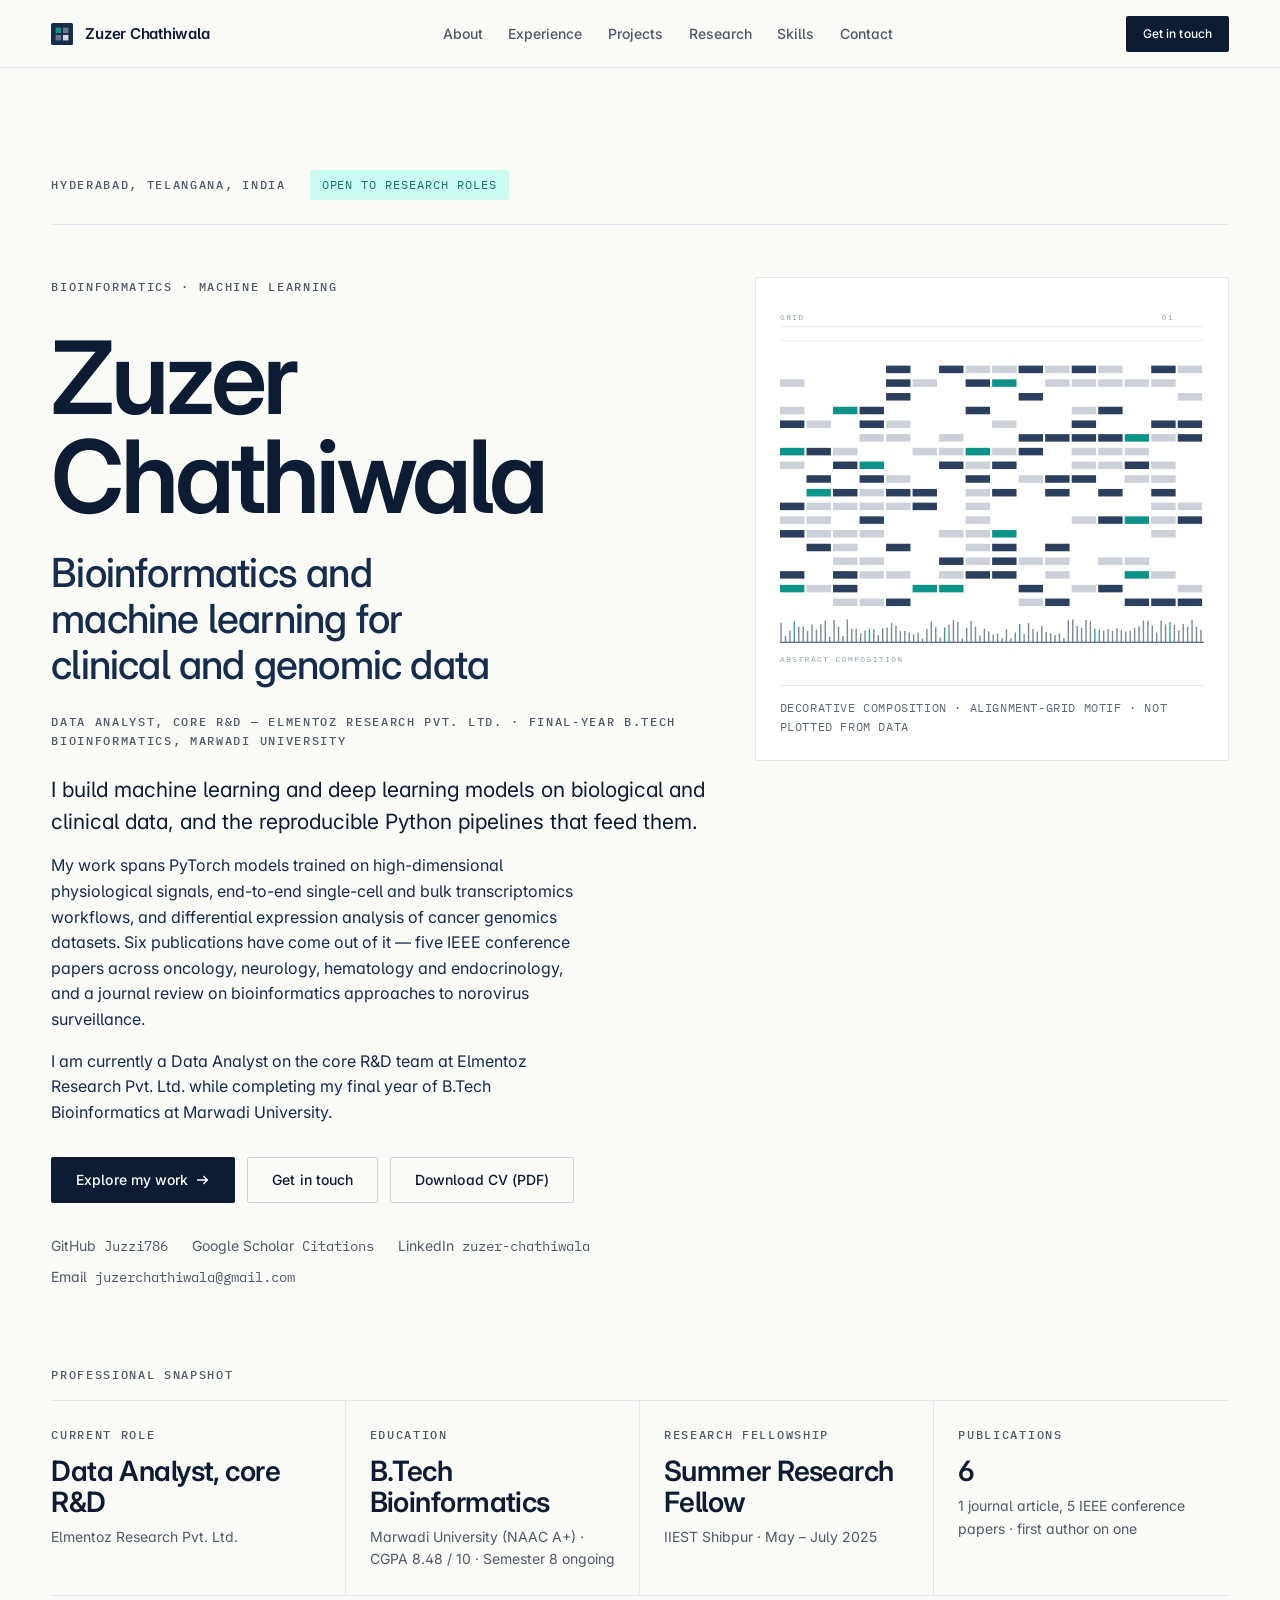
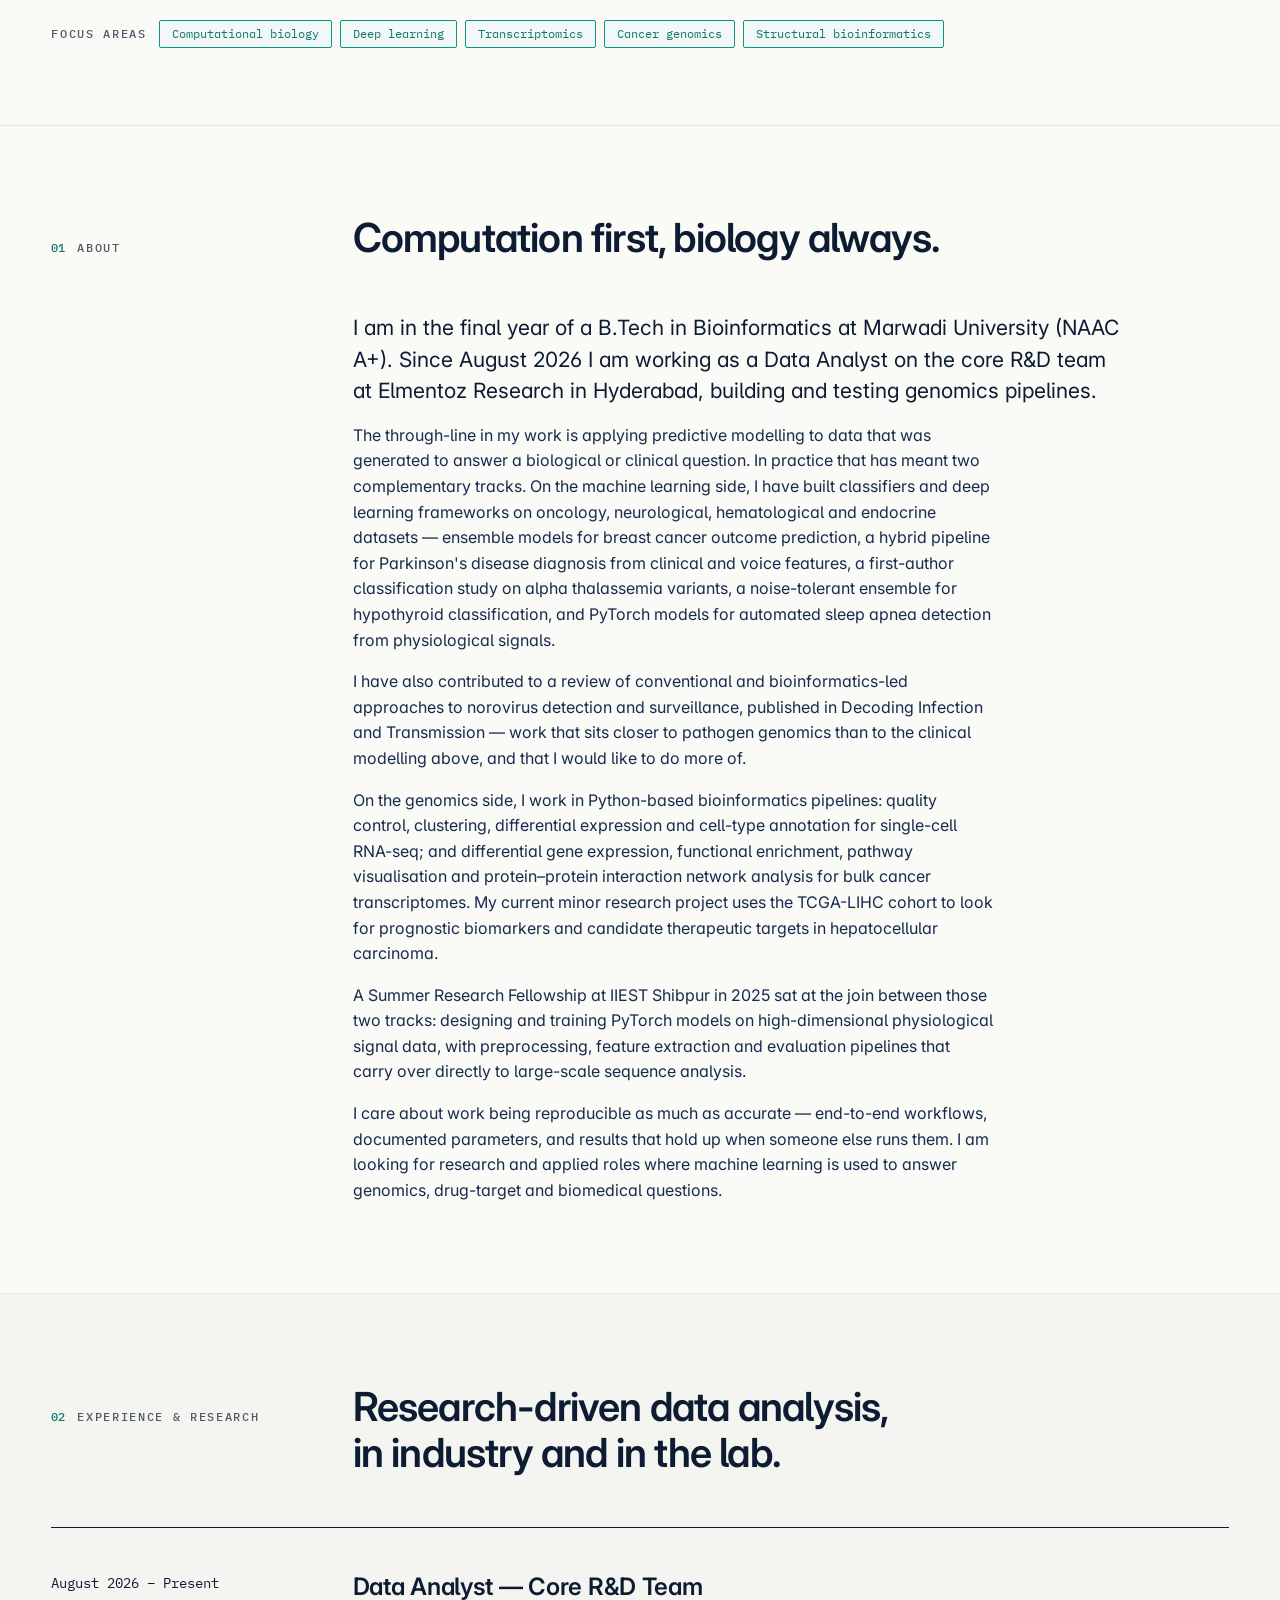
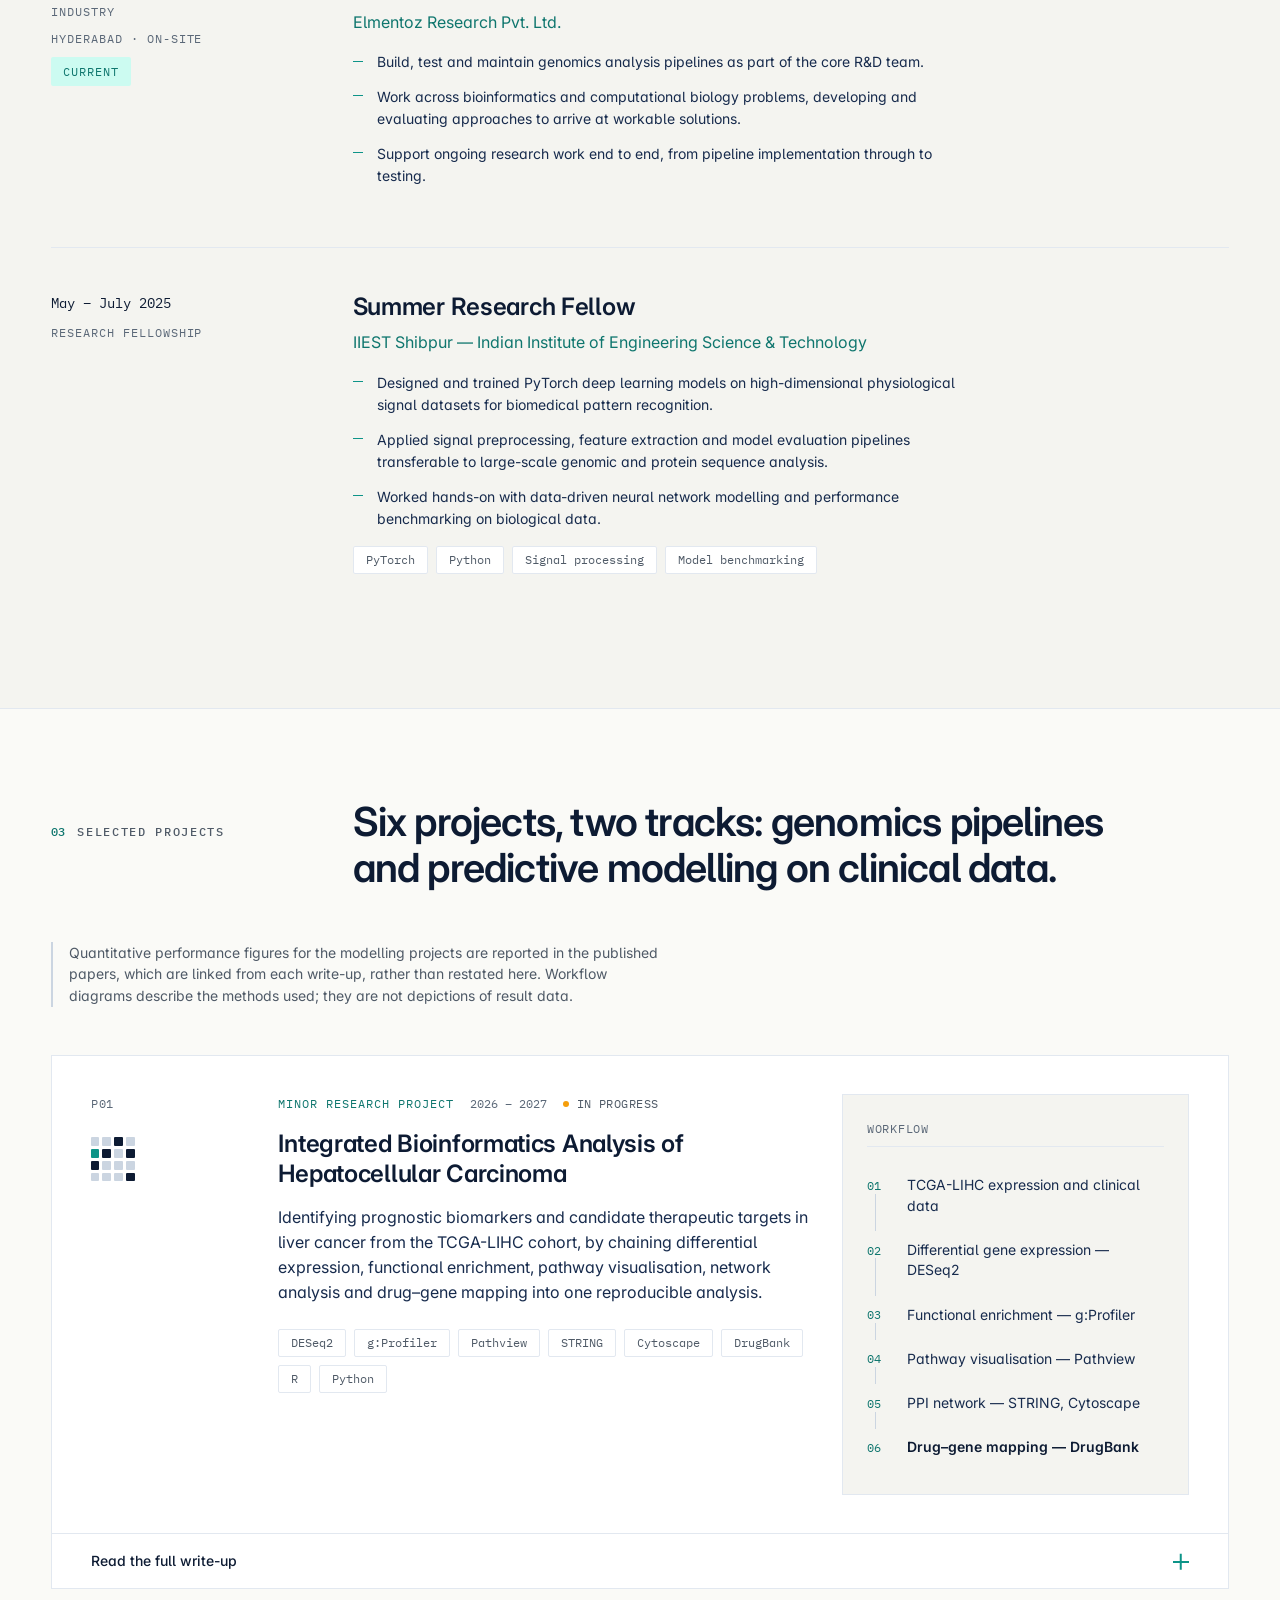
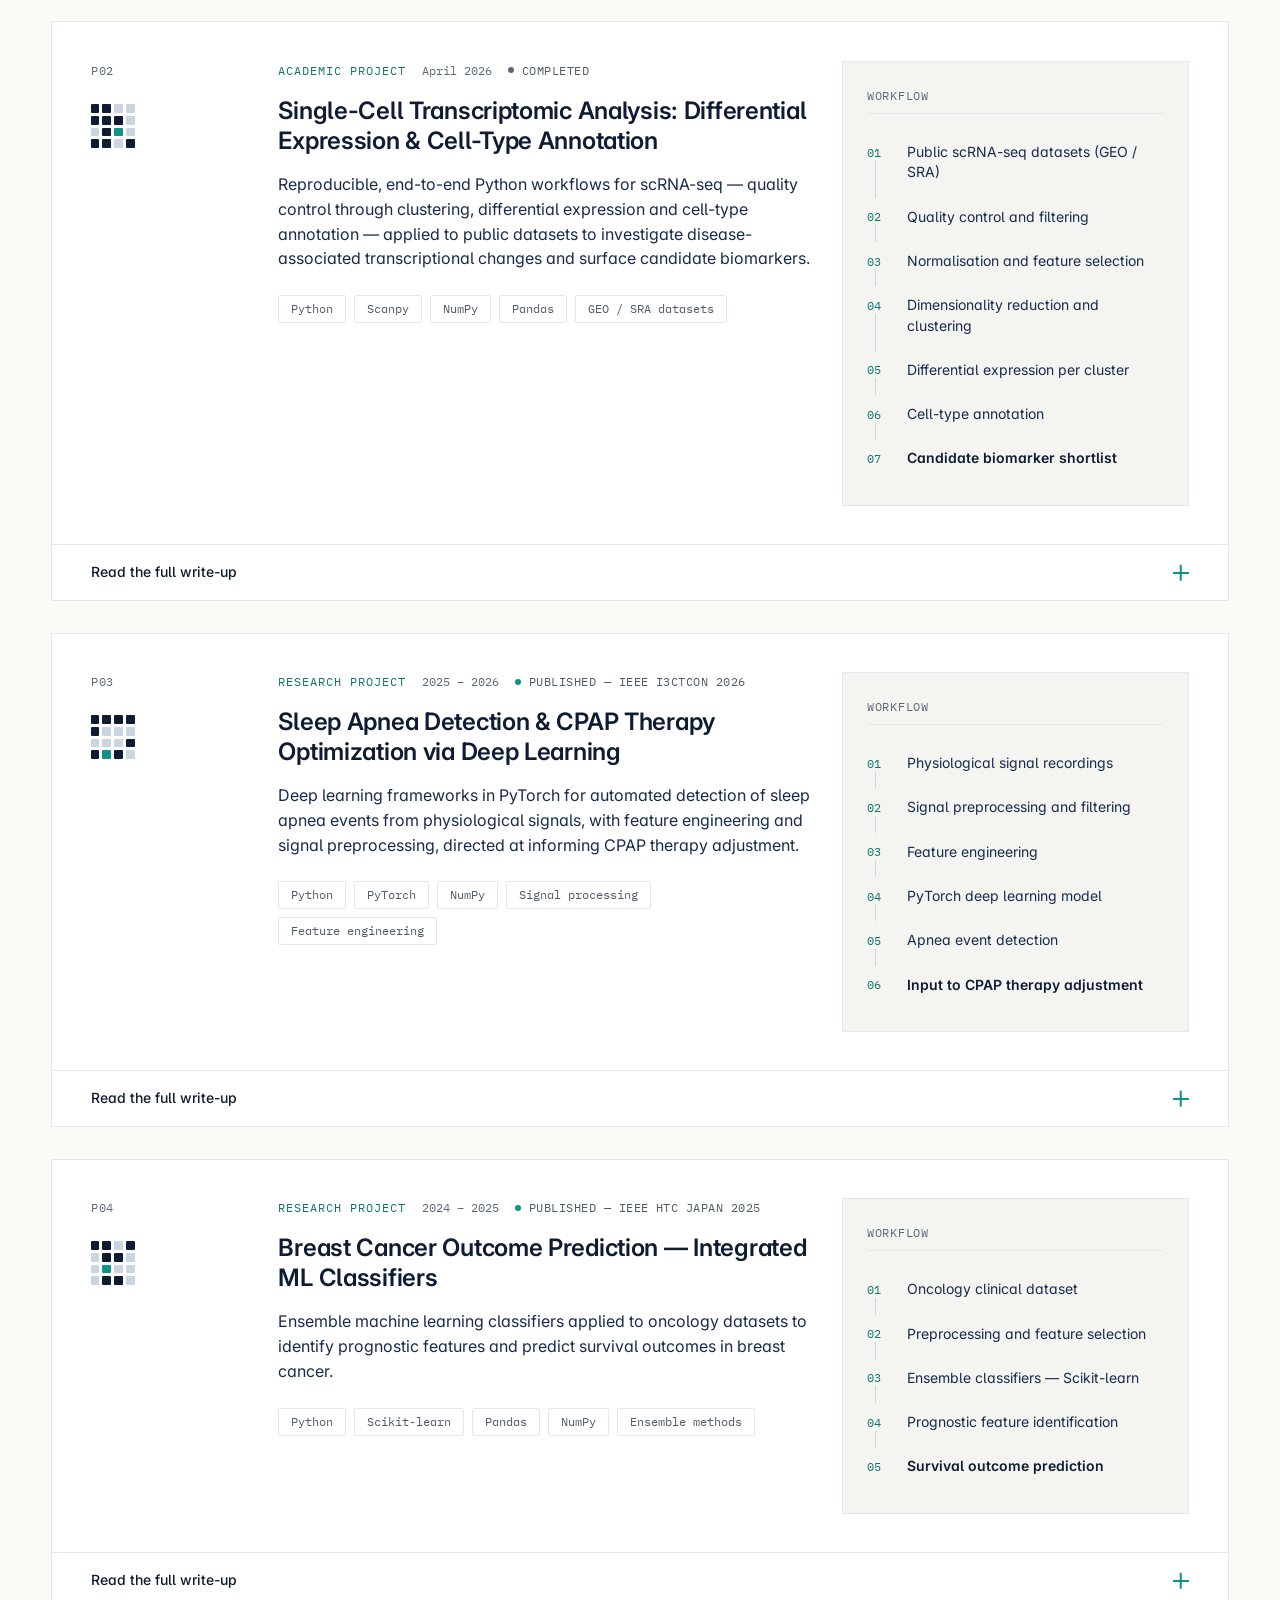
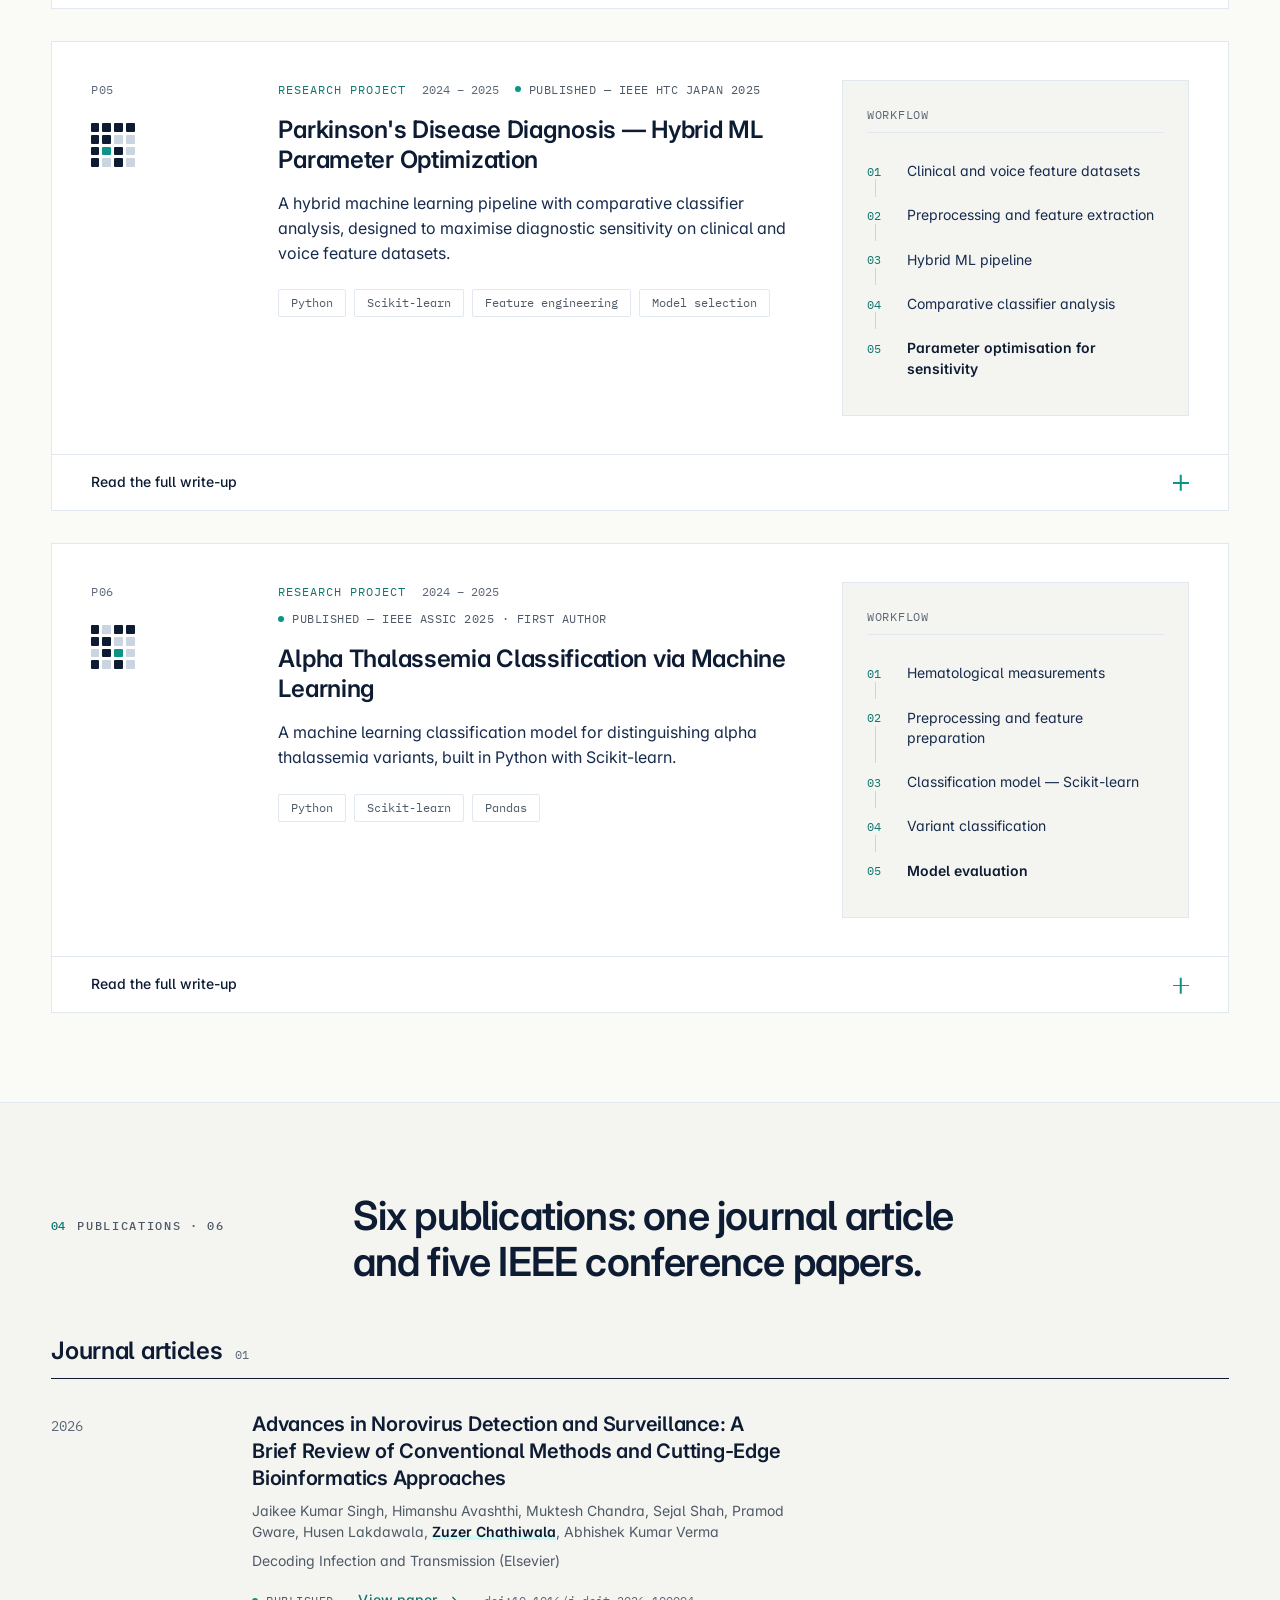
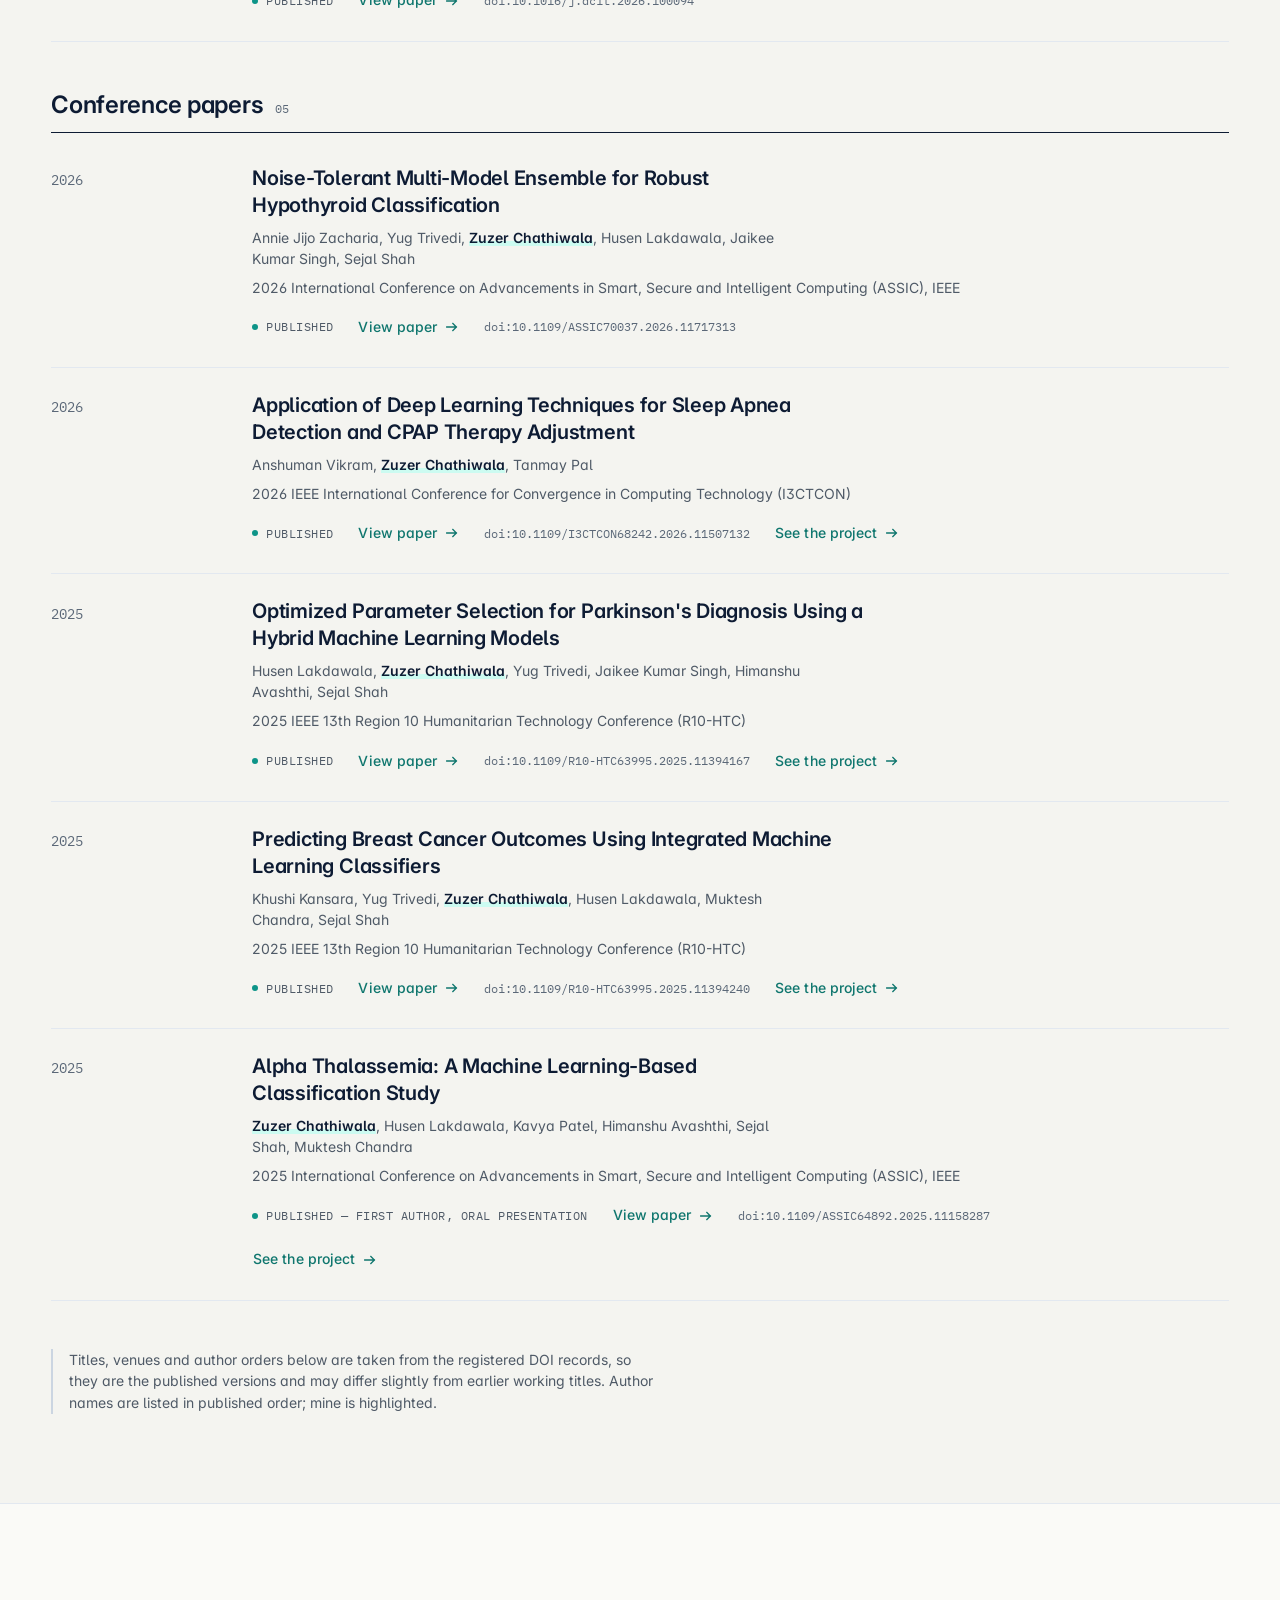
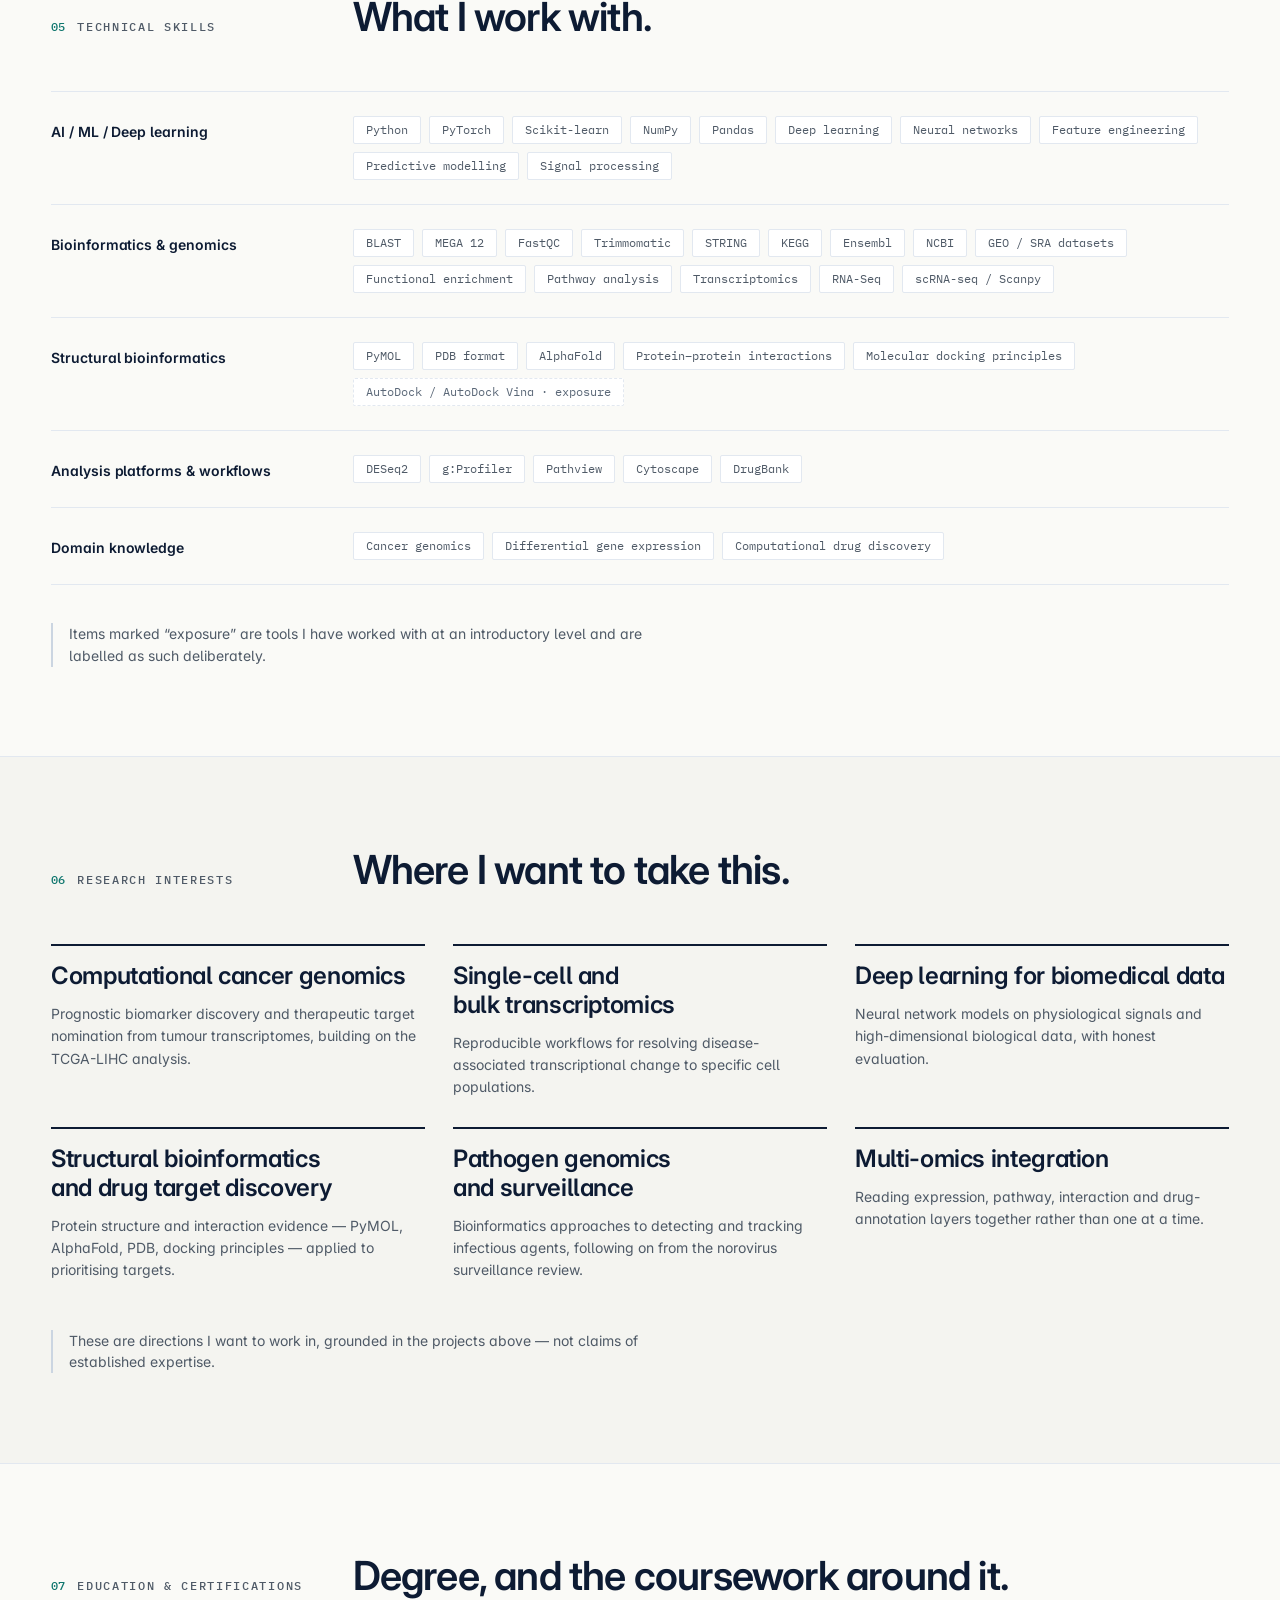
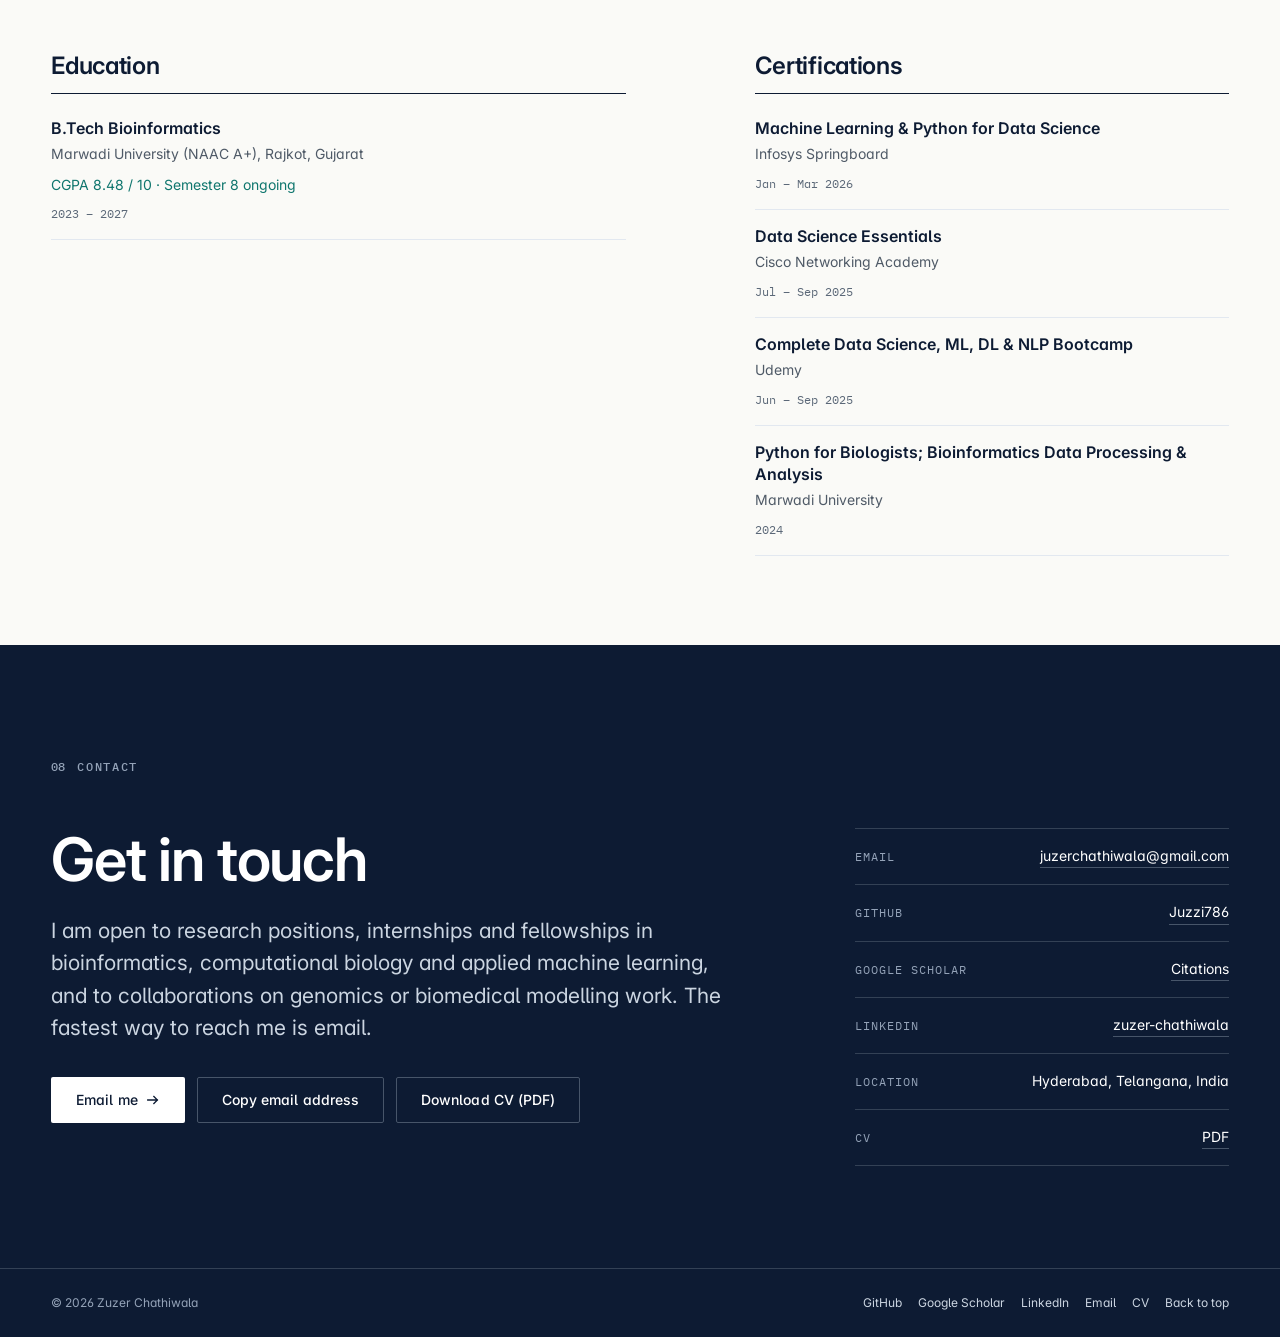
<file: index.html>
<!doctype html>
<html lang="en">
<head>
  <meta charset="utf-8">
  <meta name="viewport" content="width=device-width, initial-scale=1">
  <title>Zuzer Chathiwala — Bioinformatics &amp; Machine Learning</title>
  <meta name="description" content="Bioinformatics and machine learning for clinical and genomic data — deep learning on physiological signals, transcriptomics pipelines and cancer genomics. Six publications.">
  <meta name="author" content="Zuzer Chathiwala">
  <meta name="theme-color" content="#0D9488">
  <link rel="canonical" href="https://juzzi786.github.io/">

  <meta property="og:type" content="profile">
  <meta property="og:title" content="Zuzer Chathiwala — Bioinformatics &amp; Machine Learning">
  <meta property="og:description" content="Bioinformatics and machine learning for clinical and genomic data — deep learning on physiological signals, transcriptomics pipelines and cancer genomics. Six publications.">
  <meta property="og:locale" content="en_IN">
  <meta property="og:url" content="https://juzzi786.github.io/">
  <meta property="og:image" content="https://juzzi786.github.io/assets/og-image.png">
  <meta property="og:image:type" content="image/png">
  <meta property="og:image:width" content="1200">
  <meta property="og:image:height" content="630">
  <meta property="og:image:alt" content="Zuzer Chathiwala — Bioinformatics and machine learning for clinical and genomic data">
  <meta name="twitter:image" content="https://juzzi786.github.io/assets/og-image.png">
  <meta name="twitter:card" content="summary_large_image">
  <meta name="twitter:title" content="Zuzer Chathiwala — Bioinformatics &amp; Machine Learning">
  <meta name="twitter:description" content="Bioinformatics and machine learning for clinical and genomic data — deep learning on physiological signals, transcriptomics pipelines and cancer genomics. Six publications.">

  <link rel="icon" href="assets/favicon.svg" type="image/svg+xml">
  <link rel="preconnect" href="https://fonts.googleapis.com">
  <link rel="preconnect" href="https://fonts.gstatic.com" crossorigin>
  <link rel="stylesheet"
        href="https://fonts.googleapis.com/css2?family=Inter:wght@400;500;600&family=IBM+Plex+Mono:wght@400;500&display=swap">
  <link rel="stylesheet" href="assets/styles.css">

  <script type="application/ld+json">{
  "@context": "https://schema.org",
  "@type": "Person",
  "name": "Zuzer Chathiwala",
  "jobTitle": "Data Analyst, Core R&D",
  "worksFor": {
    "@type": "Organization",
    "name": "Elmentoz Research Pvt. Ltd."
  },
  "alumniOf": {
    "@type": "CollegeOrUniversity",
    "name": "Marwadi University"
  },
  "email": "mailto:juzerchathiwala@gmail.com",
  "address": {
    "@type": "PostalAddress",
    "addressLocality": "Hyderabad, Telangana, India"
  },
  "knowsAbout": [
    "Bioinformatics",
    "Computational biology",
    "Machine learning",
    "Deep learning",
    "Transcriptomics",
    "Cancer genomics"
  ],
  "sameAs": [
    "https://github.com/Juzzi786",
    "https://scholar.google.com/citations?user=D3QkjmQAAAAJ",
    "https://www.linkedin.com/in/zuzer-chathiwala-650364289"
  ],
  "url": "https://juzzi786.github.io/"
}</script>
  <script src="assets/main.js" defer></script>
</head>
<body>
  <a class="skip-link" href="#main">Skip to main content</a>
<header class="nav">
  <div class="shell nav__inner">
    <a class="wordmark" href="#top" aria-label="Zuzer Chathiwala — back to top">
      <svg class="wordmark__mark" viewBox="0 0 24 24" aria-hidden="true" focusable="false" xmlns="http://www.w3.org/2000/svg"><rect width="24" height="24" rx="2" fill="#172b4d"/><rect x="5" y="5" width="6" height="6" fill="#0d9488"/><rect x="13" y="5" width="6" height="6" fill="#ffffff" opacity="0.35"/><rect x="5" y="13" width="6" height="6" fill="#ffffff" opacity="0.35"/><rect x="13" y="13" width="6" height="6" fill="#ffffff" opacity="0.8"/></svg>
      <span>Zuzer Chathiwala</span>
    </a>

    <nav aria-label="Sections">
      <ul class="nav__list"><li><a class="nav__link" data-nav-link href="#about">About</a></li><li><a class="nav__link" data-nav-link href="#experience">Experience</a></li><li><a class="nav__link" data-nav-link href="#projects">Projects</a></li><li><a class="nav__link" data-nav-link href="#publications">Research</a></li><li><a class="nav__link" data-nav-link href="#skills">Skills</a></li><li><a class="nav__link" data-nav-link href="#contact">Contact</a></li></ul>
    </nav>

    <a class="btn btn--primary btn--sm nav__cta" href="#contact">Get in touch</a>

    <button class="nav__toggle" type="button" data-nav-toggle
            aria-expanded="false" aria-controls="nav-drawer">
      <span data-nav-toggle-text>Menu</span>
      <span class="nav__toggle-bars" aria-hidden="true">
        <span></span><span></span><span></span>
      </span>
    </button>
  </div>
</header>

<div class="drawer" id="nav-drawer" hidden>
  <nav aria-label="Sections, mobile">
    <div class="drawer__list"><a href="#about">About<span>01</span></a><a href="#experience">Experience<span>02</span></a><a href="#projects">Projects<span>03</span></a><a href="#publications">Research<span>04</span></a><a href="#skills">Skills<span>05</span></a><a href="#contact">Contact<span>06</span></a></div>
  </nav>
  <div class="drawer__foot">
    <a class="btn btn--primary" href="mailto:juzerchathiwala@gmail.com">Email me</a>
    <a class="btn btn--secondary" href="assets/Zuzer_Chathiwala_Resume.pdf" download>
      Download CV (PDF)
    </a>
  </div>
</div>
  <main id="main">
<section class="hero" id="top" aria-labelledby="hero-name">
  <div class="shell">
    <div class="hero__grid">
      <div class="hero__meta">
        <span class="label">Hyderabad, Telangana, India</span>
        <span class="badge-current">Open to research roles</span>
      </div>

      <div class="hero__main">
        <p class="label hero__name" id="hero-eyebrow">Bioinformatics · Machine learning</p>
        <h1 class="display" id="hero-name">Zuzer Chathiwala</h1>
        <p class="h2 hero__headline">Bioinformatics and machine learning for clinical and genomic data</p>
        <p class="label" style="margin-bottom:var(--s-5)">Data Analyst, core R&amp;D — Elmentoz Research Pvt. Ltd. · Final-year B.Tech Bioinformatics, Marwadi University</p>

        <div class="hero__intro prose"><p>I build machine learning and deep learning models on biological and clinical data, and the reproducible Python pipelines that feed them.</p><p>My work spans PyTorch models trained on high-dimensional physiological signals, end-to-end single-cell and bulk transcriptomics workflows, and differential expression analysis of cancer genomics datasets. Six publications have come out of it — five IEEE conference papers across oncology, neurology, hematology and endocrinology, and a journal review on bioinformatics approaches to norovirus surveillance.</p><p>I am currently a Data Analyst on the core R&amp;D team at Elmentoz Research Pvt. Ltd. while completing my final year of B.Tech Bioinformatics at Marwadi University.</p></div>

        <div class="hero__actions">
          <a class="btn btn--primary" href="#projects">Explore my work <svg class="arrow" viewBox="0 0 16 16" aria-hidden="true" focusable="false"><path d="M2 8h11M9 4l4 4-4 4" fill="none" stroke="currentColor" stroke-width="1.5" stroke-linecap="square"/></svg></a>
          <a class="btn btn--secondary" href="#contact">Get in touch</a>
          <a class="btn btn--secondary" href="assets/Zuzer_Chathiwala_Resume.pdf" download>
            Download CV (PDF)
          </a>
        </div>

        <div class="hero__links"><a href="https://github.com/Juzzi786" target="_blank" rel="noopener noreferrer">GitHub <span class="mono muted">Juzzi786</span></a><a href="https://scholar.google.com/citations?user=D3QkjmQAAAAJ" target="_blank" rel="noopener noreferrer">Google Scholar <span class="mono muted">Citations</span></a><a href="https://www.linkedin.com/in/zuzer-chathiwala-650364289" target="_blank" rel="noopener noreferrer">LinkedIn <span class="mono muted">zuzer-chathiwala</span></a><a href="mailto:juzerchathiwala@gmail.com">Email <span class="mono muted">juzerchathiwala@gmail.com</span></a></div>
      </div>

      <div class="hero__aside"><figure class="hero__figure">
  <svg viewBox="0 0 480 415" role="img"
       aria-label="Abstract geometric composition: a grid of small bars above a row of vertical ticks, in navy and teal."
       xmlns="http://www.w3.org/2000/svg">
    <g stroke="#e2e8f0" stroke-width="1"><path d="M0 28h480"/><path d="M0 44h480"/></g>
<g fill="#94a3b8" font-family="monospace" font-size="9" letter-spacing="1.6"><text x="0" y="20">GRID</text><text x="432" y="20">01</text></g>
<rect x="120.00" y="72.0" width="27.60" height="8.5" fill="#172b4d" opacity="0.9"/>
<rect x="180.00" y="72.0" width="27.60" height="8.5" fill="#172b4d" opacity="0.9"/>
<rect x="210.00" y="72.0" width="27.60" height="8.5" fill="#172b4d" opacity="0.22"/>
<rect x="240.00" y="72.0" width="27.60" height="8.5" fill="#172b4d" opacity="0.22"/>
<rect x="270.00" y="72.0" width="27.60" height="8.5" fill="#172b4d" opacity="0.9"/>
<rect x="300.00" y="72.0" width="27.60" height="8.5" fill="#172b4d" opacity="0.22"/>
<rect x="330.00" y="72.0" width="27.60" height="8.5" fill="#172b4d" opacity="0.9"/>
<rect x="360.00" y="72.0" width="27.60" height="8.5" fill="#172b4d" opacity="0.22"/>
<rect x="420.00" y="72.0" width="27.60" height="8.5" fill="#172b4d" opacity="0.9"/>
<rect x="450.00" y="72.0" width="27.60" height="8.5" fill="#172b4d" opacity="0.22"/>
<rect x="0.00" y="87.5" width="27.60" height="8.5" fill="#172b4d" opacity="0.22"/>
<rect x="120.00" y="87.5" width="27.60" height="8.5" fill="#172b4d" opacity="0.9"/>
<rect x="150.00" y="87.5" width="27.60" height="8.5" fill="#172b4d" opacity="0.22"/>
<rect x="210.00" y="87.5" width="27.60" height="8.5" fill="#172b4d" opacity="0.9"/>
<rect x="240.00" y="87.5" width="27.60" height="8.5" fill="#0d9488" opacity="1.0"/>
<rect x="300.00" y="87.5" width="27.60" height="8.5" fill="#172b4d" opacity="0.22"/>
<rect x="330.00" y="87.5" width="27.60" height="8.5" fill="#172b4d" opacity="0.22"/>
<rect x="360.00" y="87.5" width="27.60" height="8.5" fill="#172b4d" opacity="0.22"/>
<rect x="390.00" y="87.5" width="27.60" height="8.5" fill="#172b4d" opacity="0.22"/>
<rect x="420.00" y="87.5" width="27.60" height="8.5" fill="#172b4d" opacity="0.22"/>
<rect x="120.00" y="103.0" width="27.60" height="8.5" fill="#172b4d" opacity="0.9"/>
<rect x="270.00" y="103.0" width="27.60" height="8.5" fill="#172b4d" opacity="0.9"/>
<rect x="450.00" y="103.0" width="27.60" height="8.5" fill="#172b4d" opacity="0.22"/>
<rect x="0.00" y="118.5" width="27.60" height="8.5" fill="#172b4d" opacity="0.22"/>
<rect x="60.00" y="118.5" width="27.60" height="8.5" fill="#0d9488" opacity="1.0"/>
<rect x="90.00" y="118.5" width="27.60" height="8.5" fill="#172b4d" opacity="0.9"/>
<rect x="210.00" y="118.5" width="27.60" height="8.5" fill="#172b4d" opacity="0.9"/>
<rect x="330.00" y="118.5" width="27.60" height="8.5" fill="#172b4d" opacity="0.22"/>
<rect x="360.00" y="118.5" width="27.60" height="8.5" fill="#172b4d" opacity="0.9"/>
<rect x="0.00" y="134.0" width="27.60" height="8.5" fill="#172b4d" opacity="0.9"/>
<rect x="30.00" y="134.0" width="27.60" height="8.5" fill="#172b4d" opacity="0.22"/>
<rect x="90.00" y="134.0" width="27.60" height="8.5" fill="#172b4d" opacity="0.9"/>
<rect x="120.00" y="134.0" width="27.60" height="8.5" fill="#172b4d" opacity="0.22"/>
<rect x="240.00" y="134.0" width="27.60" height="8.5" fill="#172b4d" opacity="0.22"/>
<rect x="330.00" y="134.0" width="27.60" height="8.5" fill="#172b4d" opacity="0.9"/>
<rect x="420.00" y="134.0" width="27.60" height="8.5" fill="#172b4d" opacity="0.9"/>
<rect x="450.00" y="134.0" width="27.60" height="8.5" fill="#172b4d" opacity="0.9"/>
<rect x="90.00" y="149.5" width="27.60" height="8.5" fill="#172b4d" opacity="0.22"/>
<rect x="120.00" y="149.5" width="27.60" height="8.5" fill="#172b4d" opacity="0.22"/>
<rect x="180.00" y="149.5" width="27.60" height="8.5" fill="#172b4d" opacity="0.22"/>
<rect x="270.00" y="149.5" width="27.60" height="8.5" fill="#172b4d" opacity="0.9"/>
<rect x="300.00" y="149.5" width="27.60" height="8.5" fill="#172b4d" opacity="0.9"/>
<rect x="330.00" y="149.5" width="27.60" height="8.5" fill="#172b4d" opacity="0.9"/>
<rect x="360.00" y="149.5" width="27.60" height="8.5" fill="#172b4d" opacity="0.9"/>
<rect x="390.00" y="149.5" width="27.60" height="8.5" fill="#0d9488" opacity="1.0"/>
<rect x="420.00" y="149.5" width="27.60" height="8.5" fill="#172b4d" opacity="0.22"/>
<rect x="450.00" y="149.5" width="27.60" height="8.5" fill="#172b4d" opacity="0.9"/>
<rect x="0.00" y="165.0" width="27.60" height="8.5" fill="#0d9488" opacity="1.0"/>
<rect x="30.00" y="165.0" width="27.60" height="8.5" fill="#172b4d" opacity="0.9"/>
<rect x="60.00" y="165.0" width="27.60" height="8.5" fill="#172b4d" opacity="0.22"/>
<rect x="150.00" y="165.0" width="27.60" height="8.5" fill="#172b4d" opacity="0.22"/>
<rect x="180.00" y="165.0" width="27.60" height="8.5" fill="#172b4d" opacity="0.22"/>
<rect x="210.00" y="165.0" width="27.60" height="8.5" fill="#0d9488" opacity="1.0"/>
<rect x="240.00" y="165.0" width="27.60" height="8.5" fill="#172b4d" opacity="0.22"/>
<rect x="270.00" y="165.0" width="27.60" height="8.5" fill="#172b4d" opacity="0.9"/>
<rect x="330.00" y="165.0" width="27.60" height="8.5" fill="#172b4d" opacity="0.22"/>
<rect x="360.00" y="165.0" width="27.60" height="8.5" fill="#172b4d" opacity="0.22"/>
<rect x="390.00" y="165.0" width="27.60" height="8.5" fill="#172b4d" opacity="0.22"/>
<rect x="0.00" y="180.5" width="27.60" height="8.5" fill="#172b4d" opacity="0.22"/>
<rect x="60.00" y="180.5" width="27.60" height="8.5" fill="#172b4d" opacity="0.9"/>
<rect x="90.00" y="180.5" width="27.60" height="8.5" fill="#0d9488" opacity="1.0"/>
<rect x="180.00" y="180.5" width="27.60" height="8.5" fill="#172b4d" opacity="0.9"/>
<rect x="210.00" y="180.5" width="27.60" height="8.5" fill="#172b4d" opacity="0.22"/>
<rect x="240.00" y="180.5" width="27.60" height="8.5" fill="#172b4d" opacity="0.9"/>
<rect x="330.00" y="180.5" width="27.60" height="8.5" fill="#172b4d" opacity="0.22"/>
<rect x="360.00" y="180.5" width="27.60" height="8.5" fill="#172b4d" opacity="0.22"/>
<rect x="390.00" y="180.5" width="27.60" height="8.5" fill="#172b4d" opacity="0.9"/>
<rect x="420.00" y="180.5" width="27.60" height="8.5" fill="#172b4d" opacity="0.22"/>
<rect x="30.00" y="196.0" width="27.60" height="8.5" fill="#172b4d" opacity="0.9"/>
<rect x="90.00" y="196.0" width="27.60" height="8.5" fill="#172b4d" opacity="0.9"/>
<rect x="120.00" y="196.0" width="27.60" height="8.5" fill="#172b4d" opacity="0.22"/>
<rect x="210.00" y="196.0" width="27.60" height="8.5" fill="#172b4d" opacity="0.9"/>
<rect x="270.00" y="196.0" width="27.60" height="8.5" fill="#172b4d" opacity="0.22"/>
<rect x="300.00" y="196.0" width="27.60" height="8.5" fill="#172b4d" opacity="0.9"/>
<rect x="330.00" y="196.0" width="27.60" height="8.5" fill="#172b4d" opacity="0.9"/>
<rect x="390.00" y="196.0" width="27.60" height="8.5" fill="#172b4d" opacity="0.22"/>
<rect x="420.00" y="196.0" width="27.60" height="8.5" fill="#172b4d" opacity="0.22"/>
<rect x="30.00" y="211.5" width="27.60" height="8.5" fill="#0d9488" opacity="1.0"/>
<rect x="60.00" y="211.5" width="27.60" height="8.5" fill="#172b4d" opacity="0.9"/>
<rect x="90.00" y="211.5" width="27.60" height="8.5" fill="#172b4d" opacity="0.22"/>
<rect x="120.00" y="211.5" width="27.60" height="8.5" fill="#172b4d" opacity="0.9"/>
<rect x="150.00" y="211.5" width="27.60" height="8.5" fill="#172b4d" opacity="0.9"/>
<rect x="210.00" y="211.5" width="27.60" height="8.5" fill="#172b4d" opacity="0.22"/>
<rect x="240.00" y="211.5" width="27.60" height="8.5" fill="#172b4d" opacity="0.9"/>
<rect x="300.00" y="211.5" width="27.60" height="8.5" fill="#172b4d" opacity="0.9"/>
<rect x="360.00" y="211.5" width="27.60" height="8.5" fill="#172b4d" opacity="0.9"/>
<rect x="420.00" y="211.5" width="27.60" height="8.5" fill="#172b4d" opacity="0.9"/>
<rect x="0.00" y="227.0" width="27.60" height="8.5" fill="#172b4d" opacity="0.9"/>
<rect x="30.00" y="227.0" width="27.60" height="8.5" fill="#172b4d" opacity="0.22"/>
<rect x="60.00" y="227.0" width="27.60" height="8.5" fill="#172b4d" opacity="0.22"/>
<rect x="90.00" y="227.0" width="27.60" height="8.5" fill="#172b4d" opacity="0.22"/>
<rect x="120.00" y="227.0" width="27.60" height="8.5" fill="#172b4d" opacity="0.22"/>
<rect x="150.00" y="227.0" width="27.60" height="8.5" fill="#172b4d" opacity="0.9"/>
<rect x="210.00" y="227.0" width="27.60" height="8.5" fill="#172b4d" opacity="0.22"/>
<rect x="420.00" y="227.0" width="27.60" height="8.5" fill="#172b4d" opacity="0.22"/>
<rect x="450.00" y="227.0" width="27.60" height="8.5" fill="#172b4d" opacity="0.22"/>
<rect x="0.00" y="242.5" width="27.60" height="8.5" fill="#172b4d" opacity="0.22"/>
<rect x="30.00" y="242.5" width="27.60" height="8.5" fill="#172b4d" opacity="0.22"/>
<rect x="90.00" y="242.5" width="27.60" height="8.5" fill="#172b4d" opacity="0.9"/>
<rect x="210.00" y="242.5" width="27.60" height="8.5" fill="#172b4d" opacity="0.22"/>
<rect x="330.00" y="242.5" width="27.60" height="8.5" fill="#172b4d" opacity="0.22"/>
<rect x="360.00" y="242.5" width="27.60" height="8.5" fill="#172b4d" opacity="0.9"/>
<rect x="390.00" y="242.5" width="27.60" height="8.5" fill="#0d9488" opacity="1.0"/>
<rect x="420.00" y="242.5" width="27.60" height="8.5" fill="#172b4d" opacity="0.22"/>
<rect x="450.00" y="242.5" width="27.60" height="8.5" fill="#172b4d" opacity="0.9"/>
<rect x="0.00" y="258.0" width="27.60" height="8.5" fill="#172b4d" opacity="0.9"/>
<rect x="30.00" y="258.0" width="27.60" height="8.5" fill="#172b4d" opacity="0.22"/>
<rect x="60.00" y="258.0" width="27.60" height="8.5" fill="#172b4d" opacity="0.22"/>
<rect x="90.00" y="258.0" width="27.60" height="8.5" fill="#172b4d" opacity="0.22"/>
<rect x="180.00" y="258.0" width="27.60" height="8.5" fill="#172b4d" opacity="0.22"/>
<rect x="210.00" y="258.0" width="27.60" height="8.5" fill="#172b4d" opacity="0.22"/>
<rect x="240.00" y="258.0" width="27.60" height="8.5" fill="#0d9488" opacity="1.0"/>
<rect x="420.00" y="258.0" width="27.60" height="8.5" fill="#172b4d" opacity="0.22"/>
<rect x="30.00" y="273.5" width="27.60" height="8.5" fill="#172b4d" opacity="0.9"/>
<rect x="60.00" y="273.5" width="27.60" height="8.5" fill="#172b4d" opacity="0.22"/>
<rect x="120.00" y="273.5" width="27.60" height="8.5" fill="#172b4d" opacity="0.9"/>
<rect x="210.00" y="273.5" width="27.60" height="8.5" fill="#172b4d" opacity="0.22"/>
<rect x="240.00" y="273.5" width="27.60" height="8.5" fill="#172b4d" opacity="0.9"/>
<rect x="300.00" y="273.5" width="27.60" height="8.5" fill="#172b4d" opacity="0.9"/>
<rect x="60.00" y="289.0" width="27.60" height="8.5" fill="#172b4d" opacity="0.22"/>
<rect x="90.00" y="289.0" width="27.60" height="8.5" fill="#172b4d" opacity="0.22"/>
<rect x="180.00" y="289.0" width="27.60" height="8.5" fill="#172b4d" opacity="0.9"/>
<rect x="210.00" y="289.0" width="27.60" height="8.5" fill="#172b4d" opacity="0.22"/>
<rect x="240.00" y="289.0" width="27.60" height="8.5" fill="#172b4d" opacity="0.9"/>
<rect x="270.00" y="289.0" width="27.60" height="8.5" fill="#172b4d" opacity="0.22"/>
<rect x="300.00" y="289.0" width="27.60" height="8.5" fill="#172b4d" opacity="0.22"/>
<rect x="360.00" y="289.0" width="27.60" height="8.5" fill="#172b4d" opacity="0.22"/>
<rect x="390.00" y="289.0" width="27.60" height="8.5" fill="#172b4d" opacity="0.22"/>
<rect x="0.00" y="304.5" width="27.60" height="8.5" fill="#172b4d" opacity="0.9"/>
<rect x="60.00" y="304.5" width="27.60" height="8.5" fill="#172b4d" opacity="0.9"/>
<rect x="90.00" y="304.5" width="27.60" height="8.5" fill="#172b4d" opacity="0.22"/>
<rect x="120.00" y="304.5" width="27.60" height="8.5" fill="#172b4d" opacity="0.22"/>
<rect x="180.00" y="304.5" width="27.60" height="8.5" fill="#172b4d" opacity="0.22"/>
<rect x="210.00" y="304.5" width="27.60" height="8.5" fill="#172b4d" opacity="0.9"/>
<rect x="240.00" y="304.5" width="27.60" height="8.5" fill="#172b4d" opacity="0.9"/>
<rect x="300.00" y="304.5" width="27.60" height="8.5" fill="#172b4d" opacity="0.22"/>
<rect x="390.00" y="304.5" width="27.60" height="8.5" fill="#0d9488" opacity="1.0"/>
<rect x="420.00" y="304.5" width="27.60" height="8.5" fill="#172b4d" opacity="0.22"/>
<rect x="0.00" y="320.0" width="27.60" height="8.5" fill="#0d9488" opacity="1.0"/>
<rect x="30.00" y="320.0" width="27.60" height="8.5" fill="#172b4d" opacity="0.22"/>
<rect x="60.00" y="320.0" width="27.60" height="8.5" fill="#172b4d" opacity="0.9"/>
<rect x="150.00" y="320.0" width="27.60" height="8.5" fill="#0d9488" opacity="1.0"/>
<rect x="180.00" y="320.0" width="27.60" height="8.5" fill="#0d9488" opacity="1.0"/>
<rect x="270.00" y="320.0" width="27.60" height="8.5" fill="#172b4d" opacity="0.9"/>
<rect x="330.00" y="320.0" width="27.60" height="8.5" fill="#172b4d" opacity="0.22"/>
<rect x="360.00" y="320.0" width="27.60" height="8.5" fill="#172b4d" opacity="0.9"/>
<rect x="450.00" y="320.0" width="27.60" height="8.5" fill="#172b4d" opacity="0.22"/>
<rect x="60.00" y="335.5" width="27.60" height="8.5" fill="#172b4d" opacity="0.22"/>
<rect x="90.00" y="335.5" width="27.60" height="8.5" fill="#172b4d" opacity="0.22"/>
<rect x="120.00" y="335.5" width="27.60" height="8.5" fill="#172b4d" opacity="0.9"/>
<rect x="270.00" y="335.5" width="27.60" height="8.5" fill="#172b4d" opacity="0.22"/>
<rect x="300.00" y="335.5" width="27.60" height="8.5" fill="#172b4d" opacity="0.9"/>
<rect x="390.00" y="335.5" width="27.60" height="8.5" fill="#172b4d" opacity="0.9"/>
<rect x="420.00" y="335.5" width="27.60" height="8.5" fill="#172b4d" opacity="0.9"/>
<rect x="450.00" y="335.5" width="27.60" height="8.5" fill="#172b4d" opacity="0.9"/>
<path d="M0 385.0h480" stroke="#172b4d" stroke-width="1"/>
<path d="M1.20 385.0v-22.0" stroke="#64748b" stroke-width="1.6" opacity="0.85"/>
<path d="M6.20 385.0v-7.2" stroke="#64748b" stroke-width="1.6" opacity="0.85"/>
<path d="M11.20 385.0v-13.2" stroke="#64748b" stroke-width="1.6" opacity="0.85"/>
<path d="M16.20 385.0v-23.9" stroke="#0d9488" stroke-width="1.6" opacity="0.85"/>
<path d="M21.20 385.0v-18.0" stroke="#64748b" stroke-width="1.6" opacity="0.85"/>
<path d="M26.20 385.0v-17.9" stroke="#64748b" stroke-width="1.6" opacity="0.85"/>
<path d="M31.20 385.0v-12.8" stroke="#64748b" stroke-width="1.6" opacity="0.85"/>
<path d="M36.20 385.0v-20.1" stroke="#64748b" stroke-width="1.6" opacity="0.85"/>
<path d="M41.20 385.0v-14.3" stroke="#64748b" stroke-width="1.6" opacity="0.85"/>
<path d="M46.20 385.0v-20.3" stroke="#64748b" stroke-width="1.6" opacity="0.85"/>
<path d="M51.20 385.0v-24.8" stroke="#64748b" stroke-width="1.6" opacity="0.85"/>
<path d="M56.20 385.0v-6.4" stroke="#64748b" stroke-width="1.6" opacity="0.85"/>
<path d="M61.20 385.0v-25.1" stroke="#64748b" stroke-width="1.6" opacity="0.85"/>
<path d="M66.20 385.0v-17.8" stroke="#64748b" stroke-width="1.6" opacity="0.85"/>
<path d="M71.20 385.0v-7.3" stroke="#64748b" stroke-width="1.6" opacity="0.85"/>
<path d="M76.20 385.0v-25.8" stroke="#64748b" stroke-width="1.6" opacity="0.85"/>
<path d="M81.20 385.0v-15.6" stroke="#64748b" stroke-width="1.6" opacity="0.85"/>
<path d="M86.20 385.0v-15.3" stroke="#64748b" stroke-width="1.6" opacity="0.85"/>
<path d="M91.20 385.0v-10.2" stroke="#64748b" stroke-width="1.6" opacity="0.85"/>
<path d="M96.20 385.0v-13.4" stroke="#64748b" stroke-width="1.6" opacity="0.85"/>
<path d="M101.20 385.0v-14.8" stroke="#0d9488" stroke-width="1.6" opacity="0.85"/>
<path d="M106.20 385.0v-15.1" stroke="#64748b" stroke-width="1.6" opacity="0.85"/>
<path d="M111.20 385.0v-8.1" stroke="#64748b" stroke-width="1.6" opacity="0.85"/>
<path d="M116.20 385.0v-15.8" stroke="#64748b" stroke-width="1.6" opacity="0.85"/>
<path d="M121.20 385.0v-16.8" stroke="#64748b" stroke-width="1.6" opacity="0.85"/>
<path d="M126.20 385.0v-21.9" stroke="#64748b" stroke-width="1.6" opacity="0.85"/>
<path d="M131.20 385.0v-18.8" stroke="#64748b" stroke-width="1.6" opacity="0.85"/>
<path d="M136.20 385.0v-12.5" stroke="#64748b" stroke-width="1.6" opacity="0.85"/>
<path d="M141.20 385.0v-12.9" stroke="#64748b" stroke-width="1.6" opacity="0.85"/>
<path d="M146.20 385.0v-11.1" stroke="#64748b" stroke-width="1.6" opacity="0.85"/>
<path d="M151.20 385.0v-8.8" stroke="#64748b" stroke-width="1.6" opacity="0.85"/>
<path d="M156.20 385.0v-10.9" stroke="#64748b" stroke-width="1.6" opacity="0.85"/>
<path d="M161.20 385.0v-4.1" stroke="#64748b" stroke-width="1.6" opacity="0.85"/>
<path d="M166.20 385.0v-15.1" stroke="#64748b" stroke-width="1.6" opacity="0.85"/>
<path d="M171.20 385.0v-23.4" stroke="#64748b" stroke-width="1.6" opacity="0.85"/>
<path d="M176.20 385.0v-17.1" stroke="#64748b" stroke-width="1.6" opacity="0.85"/>
<path d="M181.20 385.0v-5.3" stroke="#64748b" stroke-width="1.6" opacity="0.85"/>
<path d="M186.20 385.0v-16.7" stroke="#0d9488" stroke-width="1.6" opacity="0.85"/>
<path d="M191.20 385.0v-19.9" stroke="#64748b" stroke-width="1.6" opacity="0.85"/>
<path d="M196.20 385.0v-25.1" stroke="#64748b" stroke-width="1.6" opacity="0.85"/>
<path d="M201.20 385.0v-23.0" stroke="#64748b" stroke-width="1.6" opacity="0.85"/>
<path d="M206.20 385.0v-4.2" stroke="#64748b" stroke-width="1.6" opacity="0.85"/>
<path d="M211.20 385.0v-16.4" stroke="#64748b" stroke-width="1.6" opacity="0.85"/>
<path d="M216.20 385.0v-24.2" stroke="#64748b" stroke-width="1.6" opacity="0.85"/>
<path d="M221.20 385.0v-17.7" stroke="#64748b" stroke-width="1.6" opacity="0.85"/>
<path d="M226.20 385.0v-7.8" stroke="#64748b" stroke-width="1.6" opacity="0.85"/>
<path d="M231.20 385.0v-15.5" stroke="#64748b" stroke-width="1.6" opacity="0.85"/>
<path d="M236.20 385.0v-12.4" stroke="#64748b" stroke-width="1.6" opacity="0.85"/>
<path d="M241.20 385.0v-8.9" stroke="#64748b" stroke-width="1.6" opacity="0.85"/>
<path d="M246.20 385.0v-9.8" stroke="#64748b" stroke-width="1.6" opacity="0.85"/>
<path d="M251.20 385.0v-4.6" stroke="#64748b" stroke-width="1.6" opacity="0.85"/>
<path d="M256.20 385.0v-14.9" stroke="#64748b" stroke-width="1.6" opacity="0.85"/>
<path d="M261.20 385.0v-4.7" stroke="#64748b" stroke-width="1.6" opacity="0.85"/>
<path d="M266.20 385.0v-11.2" stroke="#64748b" stroke-width="1.6" opacity="0.85"/>
<path d="M271.20 385.0v-20.8" stroke="#0d9488" stroke-width="1.6" opacity="0.85"/>
<path d="M276.20 385.0v-9.3" stroke="#64748b" stroke-width="1.6" opacity="0.85"/>
<path d="M281.20 385.0v-21.7" stroke="#64748b" stroke-width="1.6" opacity="0.85"/>
<path d="M286.20 385.0v-15.0" stroke="#64748b" stroke-width="1.6" opacity="0.85"/>
<path d="M291.20 385.0v-12.1" stroke="#64748b" stroke-width="1.6" opacity="0.85"/>
<path d="M296.20 385.0v-18.3" stroke="#64748b" stroke-width="1.6" opacity="0.85"/>
<path d="M301.20 385.0v-12.0" stroke="#64748b" stroke-width="1.6" opacity="0.85"/>
<path d="M306.20 385.0v-10.3" stroke="#64748b" stroke-width="1.6" opacity="0.85"/>
<path d="M311.20 385.0v-8.2" stroke="#64748b" stroke-width="1.6" opacity="0.85"/>
<path d="M316.20 385.0v-10.0" stroke="#64748b" stroke-width="1.6" opacity="0.85"/>
<path d="M321.20 385.0v-4.8" stroke="#64748b" stroke-width="1.6" opacity="0.85"/>
<path d="M326.20 385.0v-25.1" stroke="#64748b" stroke-width="1.6" opacity="0.85"/>
<path d="M331.20 385.0v-25.9" stroke="#64748b" stroke-width="1.6" opacity="0.85"/>
<path d="M336.20 385.0v-18.5" stroke="#64748b" stroke-width="1.6" opacity="0.85"/>
<path d="M341.20 385.0v-16.4" stroke="#64748b" stroke-width="1.6" opacity="0.85"/>
<path d="M346.20 385.0v-25.3" stroke="#64748b" stroke-width="1.6" opacity="0.85"/>
<path d="M351.20 385.0v-23.8" stroke="#64748b" stroke-width="1.6" opacity="0.85"/>
<path d="M356.20 385.0v-15.5" stroke="#0d9488" stroke-width="1.6" opacity="0.85"/>
<path d="M361.20 385.0v-14.3" stroke="#64748b" stroke-width="1.6" opacity="0.85"/>
<path d="M366.20 385.0v-13.2" stroke="#64748b" stroke-width="1.6" opacity="0.85"/>
<path d="M371.20 385.0v-15.0" stroke="#64748b" stroke-width="1.6" opacity="0.85"/>
<path d="M376.20 385.0v-13.0" stroke="#64748b" stroke-width="1.6" opacity="0.85"/>
<path d="M381.20 385.0v-16.0" stroke="#64748b" stroke-width="1.6" opacity="0.85"/>
<path d="M386.20 385.0v-13.8" stroke="#64748b" stroke-width="1.6" opacity="0.85"/>
<path d="M391.20 385.0v-12.2" stroke="#64748b" stroke-width="1.6" opacity="0.85"/>
<path d="M396.20 385.0v-13.2" stroke="#64748b" stroke-width="1.6" opacity="0.85"/>
<path d="M401.20 385.0v-16.3" stroke="#64748b" stroke-width="1.6" opacity="0.85"/>
<path d="M406.20 385.0v-18.2" stroke="#64748b" stroke-width="1.6" opacity="0.85"/>
<path d="M411.20 385.0v-24.6" stroke="#64748b" stroke-width="1.6" opacity="0.85"/>
<path d="M416.20 385.0v-24.3" stroke="#64748b" stroke-width="1.6" opacity="0.85"/>
<path d="M421.20 385.0v-18.9" stroke="#64748b" stroke-width="1.6" opacity="0.85"/>
<path d="M426.20 385.0v-11.0" stroke="#64748b" stroke-width="1.6" opacity="0.85"/>
<path d="M431.20 385.0v-24.7" stroke="#64748b" stroke-width="1.6" opacity="0.85"/>
<path d="M436.20 385.0v-20.3" stroke="#64748b" stroke-width="1.6" opacity="0.85"/>
<path d="M441.20 385.0v-22.8" stroke="#0d9488" stroke-width="1.6" opacity="0.85"/>
<path d="M446.20 385.0v-19.6" stroke="#64748b" stroke-width="1.6" opacity="0.85"/>
<path d="M451.20 385.0v-13.7" stroke="#64748b" stroke-width="1.6" opacity="0.85"/>
<path d="M456.20 385.0v-20.8" stroke="#64748b" stroke-width="1.6" opacity="0.85"/>
<path d="M461.20 385.0v-17.8" stroke="#64748b" stroke-width="1.6" opacity="0.85"/>
<path d="M466.20 385.0v-25.4" stroke="#64748b" stroke-width="1.6" opacity="0.85"/>
<path d="M471.20 385.0v-17.5" stroke="#64748b" stroke-width="1.6" opacity="0.85"/>
<path d="M476.20 385.0v-14.2" stroke="#64748b" stroke-width="1.6" opacity="0.85"/>
<g fill="#94a3b8" font-family="monospace" font-size="9" letter-spacing="1.6"><text x="0" y="407.0">ABSTRACT COMPOSITION</text></g>
  </svg>
  <figcaption>Decorative composition · alignment-grid motif · not plotted from data</figcaption>
</figure></div>
    </div>

    <div style="margin-top:clamp(2.5rem,6vw,5rem)">
      <h2 class="label" id="snapshot-heading" style="margin-bottom:var(--s-4)">
        Professional snapshot
      </h2>
      <div class="snapshot" role="group" aria-labelledby="snapshot-heading"><div class="snapshot__item">
      <span class="snapshot__key label">Current role</span>
      <p class="snapshot__value">Data Analyst, core R&amp;D</p>
      <p class="snapshot__detail">Elmentoz Research Pvt. Ltd.</p>
    </div><div class="snapshot__item">
      <span class="snapshot__key label">Education</span>
      <p class="snapshot__value">B.Tech Bioinformatics</p>
      <p class="snapshot__detail">Marwadi University (NAAC A+) · CGPA 8.48 / 10 · Semester 8 ongoing</p>
    </div><div class="snapshot__item">
      <span class="snapshot__key label">Research fellowship</span>
      <p class="snapshot__value">Summer Research Fellow</p>
      <p class="snapshot__detail">IIEST Shibpur · May – July 2025</p>
    </div><div class="snapshot__item">
      <span class="snapshot__key label">Publications</span>
      <p class="snapshot__value">6</p>
      <p class="snapshot__detail">1 journal article, 5 IEEE conference papers · first author on one</p>
    </div></div>
      <div class="focus-row">
        <span class="label">Focus areas</span>
        <ul class="tags"><li class="tag tag--accent">Computational biology</li><li class="tag tag--accent">Deep learning</li><li class="tag tag--accent">Transcriptomics</li><li class="tag tag--accent">Cancer genomics</li><li class="tag tag--accent">Structural bioinformatics</li></ul>
      </div>
    </div>
  </div>
</section>
<section class="section" id="about" aria-labelledby="about-heading">
  <div class="shell">
    <header class="section-head">
      <div class="section-head__label">
        <span class="section-head__num">01</span>
        <span class="label">About</span>
      </div>
      <div class="section-head__title">
        <h2 class="h2" id="about-heading">Computation first, biology always.</h2>
      </div>
    </header>
    <div class="about__grid">
      <div class="about__body prose"><p>I am in the final year of a B.Tech in Bioinformatics at Marwadi University (NAAC A+). Since August 2026 I am working as a Data Analyst on the core R&amp;D team at Elmentoz Research in Hyderabad, building and testing genomics pipelines.</p><p>The through-line in my work is applying predictive modelling to data that was generated to answer a biological or clinical question. In practice that has meant two complementary tracks. On the machine learning side, I have built classifiers and deep learning frameworks on oncology, neurological, hematological and endocrine datasets — ensemble models for breast cancer outcome prediction, a hybrid pipeline for Parkinson&#x27;s disease diagnosis from clinical and voice features, a first-author classification study on alpha thalassemia variants, a noise-tolerant ensemble for hypothyroid classification, and PyTorch models for automated sleep apnea detection from physiological signals.</p><p>I have also contributed to a review of conventional and bioinformatics-led approaches to norovirus detection and surveillance, published in Decoding Infection and Transmission — work that sits closer to pathogen genomics than to the clinical modelling above, and that I would like to do more of.</p><p>On the genomics side, I work in Python-based bioinformatics pipelines: quality control, clustering, differential expression and cell-type annotation for single-cell RNA-seq; and differential gene expression, functional enrichment, pathway visualisation and protein–protein interaction network analysis for bulk cancer transcriptomes. My current minor research project uses the TCGA-LIHC cohort to look for prognostic biomarkers and candidate therapeutic targets in hepatocellular carcinoma.</p><p>A Summer Research Fellowship at IIEST Shibpur in 2025 sat at the join between those two tracks: designing and training PyTorch models on high-dimensional physiological signal data, with preprocessing, feature extraction and evaluation pipelines that carry over directly to large-scale sequence analysis.</p><p>I care about work being reproducible as much as accurate — end-to-end workflows, documented parameters, and results that hold up when someone else runs them. I am looking for research and applied roles where machine learning is used to answer genomics, drug-target and biomedical questions.</p></div>
    </div>
  </div>
</section>
<section class="section section--sunk" id="experience"
         aria-labelledby="experience-heading">
  <div class="shell">
    <header class="section-head">
      <div class="section-head__label">
        <span class="section-head__num">02</span>
        <span class="label">Experience &amp; research</span>
      </div>
      <div class="section-head__title">
        <h2 class="h2" id="experience-heading">Research-driven data analysis, in industry and in the lab.</h2>
      </div>
    </header>
    <div class="timeline"><article class="entry">
      <div class="entry__when">
        <span class="entry__period">August 2026 – Present</span>
        <span class="entry__type">Industry</span>
        <span class="entry__type">Hyderabad · On-site</span>
        <span class="badge-current">Current</span>
      </div>
      <div class="entry__what">
        <h3 class="h3 entry__role">Data Analyst — Core R&amp;D Team</h3>
        <p class="entry__org">Elmentoz Research Pvt. Ltd.</p>
        <ul class="entry__bullets"><li>Build, test and maintain genomics analysis pipelines as part of the core R&amp;D team.</li><li>Work across bioinformatics and computational biology problems, developing and evaluating approaches to arrive at workable solutions.</li><li>Support ongoing research work end to end, from pipeline implementation through to testing.</li></ul>
        
        
      </div>
    </article>
<article class="entry">
      <div class="entry__when">
        <span class="entry__period">May – July 2025</span>
        <span class="entry__type">Research fellowship</span>
        
        
      </div>
      <div class="entry__what">
        <h3 class="h3 entry__role">Summer Research Fellow</h3>
        <p class="entry__org">IIEST Shibpur — Indian Institute of Engineering Science &amp; Technology</p>
        <ul class="entry__bullets"><li>Designed and trained PyTorch deep learning models on high-dimensional physiological signal datasets for biomedical pattern recognition.</li><li>Applied signal preprocessing, feature extraction and model evaluation pipelines transferable to large-scale genomic and protein sequence analysis.</li><li>Worked hands-on with data-driven neural network modelling and performance benchmarking on biological data.</li></ul>
        <ul class="tags"><li class="tag">PyTorch</li><li class="tag">Python</li><li class="tag">Signal processing</li><li class="tag">Model benchmarking</li></ul>
        
      </div>
    </article></div>
  </div>
</section>
<section class="section" id="projects" aria-labelledby="projects-heading">
  <div class="shell">
    <header class="section-head">
      <div class="section-head__label">
        <span class="section-head__num">03</span>
        <span class="label">Selected projects</span>
      </div>
      <div class="section-head__title">
        <h2 class="h2" id="projects-heading">Six projects, two tracks: genomics pipelines and predictive modelling on clinical data.</h2>
      </div>
    </header>
    <p class="note" style="margin-bottom:clamp(2rem,4vw,3rem)">Quantitative performance figures for the modelling projects are reported in the published papers, which are linked from each write-up, rather than restated here. Workflow diagrams describe the methods used; they are not depictions of result data.</p>
    <div class="projects"><article class="project" id="hepatocellular-carcinoma">
      <div class="project__top">
        <div class="project__id">
          <span class="project__index">P01</span>
          <span class="glyph" aria-hidden="true"><i></i><i></i><i class="on"></i><i></i><i class="hi"></i><i class="on"></i><i></i><i class="on"></i><i class="on"></i><i></i><i></i><i></i><i></i><i></i><i></i><i class="on"></i></span>
        </div>

        <div class="project__head">
          <div class="project__meta">
            <span class="project__kind">Minor research project</span>
            <span class="project__period">2026 – 2027</span>
            <span class="status status--progress">In progress</span>
          </div>
          <h3 class="h3 project__title">Integrated Bioinformatics Analysis of Hepatocellular Carcinoma</h3>
          <p class="project__summary">Identifying prognostic biomarkers and candidate therapeutic targets in liver cancer from the TCGA-LIHC cohort, by chaining differential expression, functional enrichment, pathway visualisation, network analysis and drug–gene mapping into one reproducible analysis.</p>
          <ul class="tags project__tags"><li class="tag">DESeq2</li><li class="tag">g:Profiler</li><li class="tag">Pathview</li><li class="tag">STRING</li><li class="tag">Cytoscape</li><li class="tag">DrugBank</li><li class="tag">R</li><li class="tag">Python</li></ul>
        </div>

        <figure class="project__figure">
      <figcaption class="diagram-caption">Workflow</figcaption>
      <ol class="pipeline" aria-label="Workflow stages for Integrated Bioinformatics Analysis of Hepatocellular Carcinoma"><li class="pipeline__stage"><span>TCGA-LIHC expression and clinical data</span></li><li class="pipeline__stage"><span>Differential gene expression — DESeq2</span></li><li class="pipeline__stage"><span>Functional enrichment — g:Profiler</span></li><li class="pipeline__stage"><span>Pathway visualisation — Pathview</span></li><li class="pipeline__stage"><span>PPI network — STRING, Cytoscape</span></li><li class="pipeline__stage"><span>Drug–gene mapping — DrugBank</span></li></ol>
    </figure>
      </div>

      <details class="project__details">
        <summary class="project__toggle">
          <span>Read the full write-up</span>
          <span class="project__toggle-icon" aria-hidden="true"></span>
        </summary>
        <div class="project__body">
          <div class="detail-block detail-block--wide">
            <span class="detail-block__label label">The problem</span>
            <p>Hepatocellular carcinoma is diagnosed late and has few reliable prognostic markers. Public tumour–normal transcriptome cohorts such as TCGA-LIHC hold enough signal to nominate candidate biomarkers and druggable targets, but only if expression, pathway and interaction evidence are read together rather than in isolation.</p>
          </div>
          <div class="detail-block">
            <span class="detail-block__label label">My contribution</span>
            <p>Designing and running the full analysis: cohort preparation, the differential expression model, the enrichment and pathway layers, construction and interrogation of the protein–protein interaction network, and the final drug–gene mapping step.</p>
          </div>
          <div class="detail-block">
            <span class="detail-block__label label">Domain</span>
            <p>Cancer genomics</p>
          </div>
          <div class="detail-block">
            <span class="detail-block__label label">Tools &amp; methods</span>
            <ul class="tags"><li class="tag">DESeq2</li><li class="tag">g:Profiler</li><li class="tag">Pathview</li><li class="tag">STRING</li><li class="tag">Cytoscape</li><li class="tag">DrugBank</li><li class="tag">R</li><li class="tag">Python</li></ul>
          </div>
          <div class="detail-block">
            <span class="detail-block__label label">Research output</span>
            <p class="muted" style="font-size:var(--t-small)">No associated publication.</p>
          </div>
        </div>
      </details>
    </article>
<article class="project" id="single-cell-transcriptomics">
      <div class="project__top">
        <div class="project__id">
          <span class="project__index">P02</span>
          <span class="glyph" aria-hidden="true"><i class="on"></i><i class="on"></i><i></i><i></i><i class="on"></i><i class="on"></i><i class="on"></i><i></i><i></i><i class="on"></i><i class="hi"></i><i></i><i class="on"></i><i class="on"></i><i></i><i class="on"></i></span>
        </div>

        <div class="project__head">
          <div class="project__meta">
            <span class="project__kind">Academic project</span>
            <span class="project__period">April 2026</span>
            <span class="status">Completed</span>
          </div>
          <h3 class="h3 project__title">Single-Cell Transcriptomic Analysis: Differential Expression &amp; Cell-Type Annotation</h3>
          <p class="project__summary">Reproducible, end-to-end Python workflows for scRNA-seq — quality control through clustering, differential expression and cell-type annotation — applied to public datasets to investigate disease-associated transcriptional changes and surface candidate biomarkers.</p>
          <ul class="tags project__tags"><li class="tag">Python</li><li class="tag">Scanpy</li><li class="tag">NumPy</li><li class="tag">Pandas</li><li class="tag">GEO / SRA datasets</li></ul>
        </div>

        <figure class="project__figure">
      <figcaption class="diagram-caption">Workflow</figcaption>
      <ol class="pipeline" aria-label="Workflow stages for Single-Cell Transcriptomic Analysis: Differential Expression &amp; Cell-Type Annotation"><li class="pipeline__stage"><span>Public scRNA-seq datasets (GEO / SRA)</span></li><li class="pipeline__stage"><span>Quality control and filtering</span></li><li class="pipeline__stage"><span>Normalisation and feature selection</span></li><li class="pipeline__stage"><span>Dimensionality reduction and clustering</span></li><li class="pipeline__stage"><span>Differential expression per cluster</span></li><li class="pipeline__stage"><span>Cell-type annotation</span></li><li class="pipeline__stage"><span>Candidate biomarker shortlist</span></li></ol>
    </figure>
      </div>

      <details class="project__details">
        <summary class="project__toggle">
          <span>Read the full write-up</span>
          <span class="project__toggle-icon" aria-hidden="true"></span>
        </summary>
        <div class="project__body">
          <div class="detail-block detail-block--wide">
            <span class="detail-block__label label">The problem</span>
            <p>Single-cell datasets resolve transcriptional change to individual cell types, but the analysis path from raw counts to annotated populations involves many consequential parameter choices. Without a workflow that records those choices, results are hard to reproduce or compare across datasets.</p>
          </div>
          <div class="detail-block">
            <span class="detail-block__label label">My contribution</span>
            <p>Engineered the workflows end to end in Python, structured so that quality-control thresholds, clustering resolution and annotation decisions are explicit and re-runnable on a new dataset.</p>
          </div>
          <div class="detail-block">
            <span class="detail-block__label label">Domain</span>
            <p>Transcriptomics</p>
          </div>
          <div class="detail-block">
            <span class="detail-block__label label">Tools &amp; methods</span>
            <ul class="tags"><li class="tag">Python</li><li class="tag">Scanpy</li><li class="tag">NumPy</li><li class="tag">Pandas</li><li class="tag">GEO / SRA datasets</li></ul>
          </div>
          <div class="detail-block">
            <span class="detail-block__label label">Research output</span>
            <p class="muted" style="font-size:var(--t-small)">No associated publication.</p>
          </div>
        </div>
      </details>
    </article>
<article class="project" id="sleep-apnea">
      <div class="project__top">
        <div class="project__id">
          <span class="project__index">P03</span>
          <span class="glyph" aria-hidden="true"><i class="on"></i><i class="on"></i><i class="on"></i><i class="on"></i><i class="on"></i><i></i><i></i><i></i><i></i><i></i><i></i><i class="on"></i><i class="on"></i><i class="hi"></i><i class="on"></i><i></i></span>
        </div>

        <div class="project__head">
          <div class="project__meta">
            <span class="project__kind">Research project</span>
            <span class="project__period">2025 – 2026</span>
            <span class="status status--published">Published — IEEE I3CTCON 2026</span>
          </div>
          <h3 class="h3 project__title">Sleep Apnea Detection &amp; CPAP Therapy Optimization via Deep Learning</h3>
          <p class="project__summary">Deep learning frameworks in PyTorch for automated detection of sleep apnea events from physiological signals, with feature engineering and signal preprocessing, directed at informing CPAP therapy adjustment.</p>
          <ul class="tags project__tags"><li class="tag">Python</li><li class="tag">PyTorch</li><li class="tag">NumPy</li><li class="tag">Signal processing</li><li class="tag">Feature engineering</li></ul>
        </div>

        <figure class="project__figure">
      <figcaption class="diagram-caption">Workflow</figcaption>
      <ol class="pipeline" aria-label="Workflow stages for Sleep Apnea Detection &amp; CPAP Therapy Optimization via Deep Learning"><li class="pipeline__stage"><span>Physiological signal recordings</span></li><li class="pipeline__stage"><span>Signal preprocessing and filtering</span></li><li class="pipeline__stage"><span>Feature engineering</span></li><li class="pipeline__stage"><span>PyTorch deep learning model</span></li><li class="pipeline__stage"><span>Apnea event detection</span></li><li class="pipeline__stage"><span>Input to CPAP therapy adjustment</span></li></ol>
    </figure>
      </div>

      <details class="project__details">
        <summary class="project__toggle">
          <span>Read the full write-up</span>
          <span class="project__toggle-icon" aria-hidden="true"></span>
        </summary>
        <div class="project__body">
          <div class="detail-block detail-block--wide">
            <span class="detail-block__label label">The problem</span>
            <p>Scoring apnea events from overnight physiological recordings is manual and labour-intensive, which limits how responsively CPAP therapy can be tuned. Automated detection from the signals themselves is a prerequisite for closing that loop.</p>
          </div>
          <div class="detail-block">
            <span class="detail-block__label label">My contribution</span>
            <p>Built the predictive frameworks: signal preprocessing, the engineered feature representation, and the PyTorch model and training setup.</p>
          </div>
          <div class="detail-block">
            <span class="detail-block__label label">Domain</span>
            <p>Deep learning · biomedical signals</p>
          </div>
          <div class="detail-block">
            <span class="detail-block__label label">Tools &amp; methods</span>
            <ul class="tags"><li class="tag">Python</li><li class="tag">PyTorch</li><li class="tag">NumPy</li><li class="tag">Signal processing</li><li class="tag">Feature engineering</li></ul>
          </div>
          <div class="detail-block">
            <span class="detail-block__label label">Research output</span>
            <div class="outputs"><div class="output">
            <a class="output__title link" href="https://doi.org/10.1109/I3CTCON68242.2026.11507132" target="_blank" rel="noopener noreferrer">Application of Deep Learning Techniques for Sleep Apnea Detection and CPAP Therapy Adjustment</a>
            <p class="mono" style="font-size:var(--t-micro);color:var(--ink-muted)">
              IEEE I3CTCON 2026 · Published
            </p>
          </div></div>
          </div>
        </div>
      </details>
    </article>
<article class="project" id="breast-cancer-outcome">
      <div class="project__top">
        <div class="project__id">
          <span class="project__index">P04</span>
          <span class="glyph" aria-hidden="true"><i class="on"></i><i class="on"></i><i></i><i class="on"></i><i></i><i class="on"></i><i class="on"></i><i></i><i></i><i class="hi"></i><i></i><i></i><i></i><i class="on"></i><i class="on"></i><i></i></span>
        </div>

        <div class="project__head">
          <div class="project__meta">
            <span class="project__kind">Research project</span>
            <span class="project__period">2024 – 2025</span>
            <span class="status status--published">Published — IEEE HTC Japan 2025</span>
          </div>
          <h3 class="h3 project__title">Breast Cancer Outcome Prediction — Integrated ML Classifiers</h3>
          <p class="project__summary">Ensemble machine learning classifiers applied to oncology datasets to identify prognostic features and predict survival outcomes in breast cancer.</p>
          <ul class="tags project__tags"><li class="tag">Python</li><li class="tag">Scikit-learn</li><li class="tag">Pandas</li><li class="tag">NumPy</li><li class="tag">Ensemble methods</li></ul>
        </div>

        <figure class="project__figure">
      <figcaption class="diagram-caption">Workflow</figcaption>
      <ol class="pipeline" aria-label="Workflow stages for Breast Cancer Outcome Prediction — Integrated ML Classifiers"><li class="pipeline__stage"><span>Oncology clinical dataset</span></li><li class="pipeline__stage"><span>Preprocessing and feature selection</span></li><li class="pipeline__stage"><span>Ensemble classifiers — Scikit-learn</span></li><li class="pipeline__stage"><span>Prognostic feature identification</span></li><li class="pipeline__stage"><span>Survival outcome prediction</span></li></ol>
    </figure>
      </div>

      <details class="project__details">
        <summary class="project__toggle">
          <span>Read the full write-up</span>
          <span class="project__toggle-icon" aria-hidden="true"></span>
        </summary>
        <div class="project__body">
          <div class="detail-block detail-block--wide">
            <span class="detail-block__label label">The problem</span>
            <p>Prognosis in breast cancer depends on the interaction of many clinical and molecular variables. Single classifiers tend to privilege one slice of that structure; combining them gives a more stable read on which features actually carry prognostic weight.</p>
          </div>
          <div class="detail-block">
            <span class="detail-block__label label">My contribution</span>
            <p>Applied and compared ensemble classifiers in Scikit-learn, and carried out the prognostic feature identification and survival outcome prediction.</p>
          </div>
          <div class="detail-block">
            <span class="detail-block__label label">Domain</span>
            <p>Oncology · machine learning</p>
          </div>
          <div class="detail-block">
            <span class="detail-block__label label">Tools &amp; methods</span>
            <ul class="tags"><li class="tag">Python</li><li class="tag">Scikit-learn</li><li class="tag">Pandas</li><li class="tag">NumPy</li><li class="tag">Ensemble methods</li></ul>
          </div>
          <div class="detail-block">
            <span class="detail-block__label label">Research output</span>
            <div class="outputs"><div class="output">
            <a class="output__title link" href="https://doi.org/10.1109/R10-HTC63995.2025.11394240" target="_blank" rel="noopener noreferrer">Predicting Breast Cancer Outcomes Using Integrated Machine Learning Classifiers</a>
            <p class="mono" style="font-size:var(--t-micro);color:var(--ink-muted)">
              IEEE R10-HTC 2025 · Published
            </p>
          </div></div>
          </div>
        </div>
      </details>
    </article>
<article class="project" id="parkinsons-diagnosis">
      <div class="project__top">
        <div class="project__id">
          <span class="project__index">P05</span>
          <span class="glyph" aria-hidden="true"><i class="on"></i><i class="on"></i><i class="on"></i><i class="on"></i><i class="on"></i><i class="on"></i><i></i><i></i><i class="on"></i><i class="hi"></i><i class="on"></i><i></i><i class="on"></i><i></i><i class="on"></i><i></i></span>
        </div>

        <div class="project__head">
          <div class="project__meta">
            <span class="project__kind">Research project</span>
            <span class="project__period">2024 – 2025</span>
            <span class="status status--published">Published — IEEE HTC Japan 2025</span>
          </div>
          <h3 class="h3 project__title">Parkinson&#x27;s Disease Diagnosis — Hybrid ML Parameter Optimization</h3>
          <p class="project__summary">A hybrid machine learning pipeline with comparative classifier analysis, designed to maximise diagnostic sensitivity on clinical and voice feature datasets.</p>
          <ul class="tags project__tags"><li class="tag">Python</li><li class="tag">Scikit-learn</li><li class="tag">Feature engineering</li><li class="tag">Model selection</li></ul>
        </div>

        <figure class="project__figure">
      <figcaption class="diagram-caption">Workflow</figcaption>
      <ol class="pipeline" aria-label="Workflow stages for Parkinson&#x27;s Disease Diagnosis — Hybrid ML Parameter Optimization"><li class="pipeline__stage"><span>Clinical and voice feature datasets</span></li><li class="pipeline__stage"><span>Preprocessing and feature extraction</span></li><li class="pipeline__stage"><span>Hybrid ML pipeline</span></li><li class="pipeline__stage"><span>Comparative classifier analysis</span></li><li class="pipeline__stage"><span>Parameter optimisation for sensitivity</span></li></ol>
    </figure>
      </div>

      <details class="project__details">
        <summary class="project__toggle">
          <span>Read the full write-up</span>
          <span class="project__toggle-icon" aria-hidden="true"></span>
        </summary>
        <div class="project__body">
          <div class="detail-block detail-block--wide">
            <span class="detail-block__label label">The problem</span>
            <p>Voice and clinical measures carry early signal for Parkinson&#x27;s disease, but which measures and which model configuration give the most sensitive diagnosis is not settled. Sensitivity matters more than raw accuracy when the cost of a missed case is high.</p>
          </div>
          <div class="detail-block">
            <span class="detail-block__label label">My contribution</span>
            <p>Designed the hybrid pipeline and ran the comparative classifier analysis and parameter selection with diagnostic sensitivity as the optimisation target.</p>
          </div>
          <div class="detail-block">
            <span class="detail-block__label label">Domain</span>
            <p>Neurology · machine learning</p>
          </div>
          <div class="detail-block">
            <span class="detail-block__label label">Tools &amp; methods</span>
            <ul class="tags"><li class="tag">Python</li><li class="tag">Scikit-learn</li><li class="tag">Feature engineering</li><li class="tag">Model selection</li></ul>
          </div>
          <div class="detail-block">
            <span class="detail-block__label label">Research output</span>
            <div class="outputs"><div class="output">
            <a class="output__title link" href="https://doi.org/10.1109/R10-HTC63995.2025.11394167" target="_blank" rel="noopener noreferrer">Optimized Parameter Selection for Parkinson&#x27;s Diagnosis Using a Hybrid Machine Learning Models</a>
            <p class="mono" style="font-size:var(--t-micro);color:var(--ink-muted)">
              IEEE R10-HTC 2025 · Published
            </p>
          </div></div>
          </div>
        </div>
      </details>
    </article>
<article class="project" id="alpha-thalassemia">
      <div class="project__top">
        <div class="project__id">
          <span class="project__index">P06</span>
          <span class="glyph" aria-hidden="true"><i class="on"></i><i></i><i class="on"></i><i class="on"></i><i class="on"></i><i class="on"></i><i></i><i></i><i></i><i class="on"></i><i class="hi"></i><i></i><i class="on"></i><i></i><i class="on"></i><i></i></span>
        </div>

        <div class="project__head">
          <div class="project__meta">
            <span class="project__kind">Research project</span>
            <span class="project__period">2024 – 2025</span>
            <span class="status status--published">Published — IEEE ASSIC 2025 · first author</span>
          </div>
          <h3 class="h3 project__title">Alpha Thalassemia Classification via Machine Learning</h3>
          <p class="project__summary">A machine learning classification model for distinguishing alpha thalassemia variants, built in Python with Scikit-learn.</p>
          <ul class="tags project__tags"><li class="tag">Python</li><li class="tag">Scikit-learn</li><li class="tag">Pandas</li></ul>
        </div>

        <figure class="project__figure">
      <figcaption class="diagram-caption">Workflow</figcaption>
      <ol class="pipeline" aria-label="Workflow stages for Alpha Thalassemia Classification via Machine Learning"><li class="pipeline__stage"><span>Hematological measurements</span></li><li class="pipeline__stage"><span>Preprocessing and feature preparation</span></li><li class="pipeline__stage"><span>Classification model — Scikit-learn</span></li><li class="pipeline__stage"><span>Variant classification</span></li><li class="pipeline__stage"><span>Model evaluation</span></li></ol>
    </figure>
      </div>

      <details class="project__details">
        <summary class="project__toggle">
          <span>Read the full write-up</span>
          <span class="project__toggle-icon" aria-hidden="true"></span>
        </summary>
        <div class="project__body">
          <div class="detail-block detail-block--wide">
            <span class="detail-block__label label">The problem</span>
            <p>Alpha thalassemia variants differ in clinical consequence but overlap in routine hematological presentation, which makes variant-level classification from standard measurements a useful screening aid.</p>
          </div>
          <div class="detail-block">
            <span class="detail-block__label label">My contribution</span>
            <p>Built the classification model, including data preparation, model training and evaluation.</p>
          </div>
          <div class="detail-block">
            <span class="detail-block__label label">Domain</span>
            <p>Hematology · machine learning</p>
          </div>
          <div class="detail-block">
            <span class="detail-block__label label">Tools &amp; methods</span>
            <ul class="tags"><li class="tag">Python</li><li class="tag">Scikit-learn</li><li class="tag">Pandas</li></ul>
          </div>
          <div class="detail-block">
            <span class="detail-block__label label">Research output</span>
            <div class="outputs"><div class="output">
            <a class="output__title link" href="https://doi.org/10.1109/ASSIC64892.2025.11158287" target="_blank" rel="noopener noreferrer">Alpha Thalassemia: A Machine Learning-Based Classification Study</a>
            <p class="mono" style="font-size:var(--t-micro);color:var(--ink-muted)">
              IEEE ASSIC 2025 · Published — first author, oral presentation
            </p>
          </div></div>
          </div>
        </div>
      </details>
    </article></div>
  </div>
</section>
<section class="section section--sunk" id="publications"
         aria-labelledby="publications-heading">
  <div class="shell">
    <header class="section-head">
      <div class="section-head__label">
        <span class="section-head__num">04</span>
        <span class="label">Publications · 06</span>
      </div>
      <div class="section-head__title">
        <h2 class="h2" id="publications-heading">Six publications: one journal article and five IEEE conference papers.</h2>
      </div>
    </header>
    <div class="pub-group">
      <div class="pub-group__head">
        <h3 class="h3">Journal articles</h3>
        <span class="pub-group__count">01</span>
      </div>
      <article class="pub">
        <p class="pub__year mono">2026</p>
        <div class="pub__body">
          <h4 class="pub__title">Advances in Norovirus Detection and Surveillance: A Brief Review of Conventional Methods and Cutting-Edge Bioinformatics Approaches</h4>
          <p class="pub__authors">Jaikee Kumar Singh, Himanshu Avashthi, Muktesh Chandra, Sejal Shah, Pramod Gware, Husen Lakdawala, <strong class="pub__me">Zuzer Chathiwala</strong>, Abhishek Kumar Verma</p>
          <p class="pub__venue"><cite>Decoding Infection and Transmission (Elsevier)</cite></p>
          <div class="pub__foot">
            <span class="status status--published">Published</span>
            <a class="btn btn--ghost" href="https://doi.org/10.1016/j.dcit.2026.100094" target="_blank" rel="noopener noreferrer">View paper <svg class="arrow" viewBox="0 0 16 16" aria-hidden="true" focusable="false"><path d="M2 8h11M9 4l4 4-4 4" fill="none" stroke="currentColor" stroke-width="1.5" stroke-linecap="square"/></svg></a><span class="pub__doi mono">doi:10.1016/j.dcit.2026.100094</span>
            
          </div>
        </div>
      </article>
    </div>
<div class="pub-group">
      <div class="pub-group__head">
        <h3 class="h3">Conference papers</h3>
        <span class="pub-group__count">05</span>
      </div>
      <article class="pub">
        <p class="pub__year mono">2026</p>
        <div class="pub__body">
          <h4 class="pub__title">Noise-Tolerant Multi-Model Ensemble for Robust Hypothyroid Classification</h4>
          <p class="pub__authors">Annie Jijo Zacharia, Yug Trivedi, <strong class="pub__me">Zuzer Chathiwala</strong>, Husen Lakdawala, Jaikee Kumar Singh, Sejal Shah</p>
          <p class="pub__venue"><cite>2026 International Conference on Advancements in Smart, Secure and Intelligent Computing (ASSIC), IEEE</cite></p>
          <div class="pub__foot">
            <span class="status status--published">Published</span>
            <a class="btn btn--ghost" href="https://doi.org/10.1109/ASSIC70037.2026.11717313" target="_blank" rel="noopener noreferrer">View paper <svg class="arrow" viewBox="0 0 16 16" aria-hidden="true" focusable="false"><path d="M2 8h11M9 4l4 4-4 4" fill="none" stroke="currentColor" stroke-width="1.5" stroke-linecap="square"/></svg></a><span class="pub__doi mono">doi:10.1109/ASSIC70037.2026.11717313</span>
            
          </div>
        </div>
      </article>
<article class="pub">
        <p class="pub__year mono">2026</p>
        <div class="pub__body">
          <h4 class="pub__title">Application of Deep Learning Techniques for Sleep Apnea Detection and CPAP Therapy Adjustment</h4>
          <p class="pub__authors">Anshuman Vikram, <strong class="pub__me">Zuzer Chathiwala</strong>, Tanmay Pal</p>
          <p class="pub__venue"><cite>2026 IEEE International Conference for Convergence in Computing Technology (I3CTCON)</cite></p>
          <div class="pub__foot">
            <span class="status status--published">Published</span>
            <a class="btn btn--ghost" href="https://doi.org/10.1109/I3CTCON68242.2026.11507132" target="_blank" rel="noopener noreferrer">View paper <svg class="arrow" viewBox="0 0 16 16" aria-hidden="true" focusable="false"><path d="M2 8h11M9 4l4 4-4 4" fill="none" stroke="currentColor" stroke-width="1.5" stroke-linecap="square"/></svg></a><span class="pub__doi mono">doi:10.1109/I3CTCON68242.2026.11507132</span>
            <a class="btn btn--ghost" href="#sleep-apnea">See the project <svg class="arrow" viewBox="0 0 16 16" aria-hidden="true" focusable="false"><path d="M2 8h11M9 4l4 4-4 4" fill="none" stroke="currentColor" stroke-width="1.5" stroke-linecap="square"/></svg></a>
          </div>
        </div>
      </article>
<article class="pub">
        <p class="pub__year mono">2025</p>
        <div class="pub__body">
          <h4 class="pub__title">Optimized Parameter Selection for Parkinson&#x27;s Diagnosis Using a Hybrid Machine Learning Models</h4>
          <p class="pub__authors">Husen Lakdawala, <strong class="pub__me">Zuzer Chathiwala</strong>, Yug Trivedi, Jaikee Kumar Singh, Himanshu Avashthi, Sejal Shah</p>
          <p class="pub__venue"><cite>2025 IEEE 13th Region 10 Humanitarian Technology Conference (R10-HTC)</cite></p>
          <div class="pub__foot">
            <span class="status status--published">Published</span>
            <a class="btn btn--ghost" href="https://doi.org/10.1109/R10-HTC63995.2025.11394167" target="_blank" rel="noopener noreferrer">View paper <svg class="arrow" viewBox="0 0 16 16" aria-hidden="true" focusable="false"><path d="M2 8h11M9 4l4 4-4 4" fill="none" stroke="currentColor" stroke-width="1.5" stroke-linecap="square"/></svg></a><span class="pub__doi mono">doi:10.1109/R10-HTC63995.2025.11394167</span>
            <a class="btn btn--ghost" href="#parkinsons-diagnosis">See the project <svg class="arrow" viewBox="0 0 16 16" aria-hidden="true" focusable="false"><path d="M2 8h11M9 4l4 4-4 4" fill="none" stroke="currentColor" stroke-width="1.5" stroke-linecap="square"/></svg></a>
          </div>
        </div>
      </article>
<article class="pub">
        <p class="pub__year mono">2025</p>
        <div class="pub__body">
          <h4 class="pub__title">Predicting Breast Cancer Outcomes Using Integrated Machine Learning Classifiers</h4>
          <p class="pub__authors">Khushi Kansara, Yug Trivedi, <strong class="pub__me">Zuzer Chathiwala</strong>, Husen Lakdawala, Muktesh Chandra, Sejal Shah</p>
          <p class="pub__venue"><cite>2025 IEEE 13th Region 10 Humanitarian Technology Conference (R10-HTC)</cite></p>
          <div class="pub__foot">
            <span class="status status--published">Published</span>
            <a class="btn btn--ghost" href="https://doi.org/10.1109/R10-HTC63995.2025.11394240" target="_blank" rel="noopener noreferrer">View paper <svg class="arrow" viewBox="0 0 16 16" aria-hidden="true" focusable="false"><path d="M2 8h11M9 4l4 4-4 4" fill="none" stroke="currentColor" stroke-width="1.5" stroke-linecap="square"/></svg></a><span class="pub__doi mono">doi:10.1109/R10-HTC63995.2025.11394240</span>
            <a class="btn btn--ghost" href="#breast-cancer-outcome">See the project <svg class="arrow" viewBox="0 0 16 16" aria-hidden="true" focusable="false"><path d="M2 8h11M9 4l4 4-4 4" fill="none" stroke="currentColor" stroke-width="1.5" stroke-linecap="square"/></svg></a>
          </div>
        </div>
      </article>
<article class="pub">
        <p class="pub__year mono">2025</p>
        <div class="pub__body">
          <h4 class="pub__title">Alpha Thalassemia: A Machine Learning-Based Classification Study</h4>
          <p class="pub__authors"><strong class="pub__me">Zuzer Chathiwala</strong>, Husen Lakdawala, Kavya Patel, Himanshu Avashthi, Sejal Shah, Muktesh Chandra</p>
          <p class="pub__venue"><cite>2025 International Conference on Advancements in Smart, Secure and Intelligent Computing (ASSIC), IEEE</cite></p>
          <div class="pub__foot">
            <span class="status status--published">Published — first author, oral presentation</span>
            <a class="btn btn--ghost" href="https://doi.org/10.1109/ASSIC64892.2025.11158287" target="_blank" rel="noopener noreferrer">View paper <svg class="arrow" viewBox="0 0 16 16" aria-hidden="true" focusable="false"><path d="M2 8h11M9 4l4 4-4 4" fill="none" stroke="currentColor" stroke-width="1.5" stroke-linecap="square"/></svg></a><span class="pub__doi mono">doi:10.1109/ASSIC64892.2025.11158287</span>
            <a class="btn btn--ghost" href="#alpha-thalassemia">See the project <svg class="arrow" viewBox="0 0 16 16" aria-hidden="true" focusable="false"><path d="M2 8h11M9 4l4 4-4 4" fill="none" stroke="currentColor" stroke-width="1.5" stroke-linecap="square"/></svg></a>
          </div>
        </div>
      </article>
    </div>
    <p class="note" style="margin-top:clamp(2rem,4vw,3rem)">Titles, venues and author orders below are taken from the registered DOI records, so they are the published versions and may differ slightly from earlier working titles. Author names are listed in published order; mine is highlighted.</p>
  </div>
</section>
<section class="section" id="skills" aria-labelledby="skills-heading">
  <div class="shell">
    <header class="section-head">
      <div class="section-head__label">
        <span class="section-head__num">05</span>
        <span class="label">Technical skills</span>
      </div>
      <div class="section-head__title">
        <h2 class="h2" id="skills-heading">What I work with.</h2>
      </div>
    </header>
    <div class="skills"><div class="skill-group">
      <h3 class="skill-group__name">AI / ML / Deep learning</h3>
      <div class="skill-group__items"><ul class="tags"><li class="tag">Python</li><li class="tag">PyTorch</li><li class="tag">Scikit-learn</li><li class="tag">NumPy</li><li class="tag">Pandas</li><li class="tag">Deep learning</li><li class="tag">Neural networks</li><li class="tag">Feature engineering</li><li class="tag">Predictive modelling</li><li class="tag">Signal processing</li></ul></div>
    </div><div class="skill-group">
      <h3 class="skill-group__name">Bioinformatics &amp; genomics</h3>
      <div class="skill-group__items"><ul class="tags"><li class="tag">BLAST</li><li class="tag">MEGA 12</li><li class="tag">FastQC</li><li class="tag">Trimmomatic</li><li class="tag">STRING</li><li class="tag">KEGG</li><li class="tag">Ensembl</li><li class="tag">NCBI</li><li class="tag">GEO / SRA datasets</li><li class="tag">Functional enrichment</li><li class="tag">Pathway analysis</li><li class="tag">Transcriptomics</li><li class="tag">RNA-Seq</li><li class="tag">scRNA-seq / Scanpy</li></ul></div>
    </div><div class="skill-group">
      <h3 class="skill-group__name">Structural bioinformatics</h3>
      <div class="skill-group__items"><ul class="tags"><li class="tag">PyMOL</li><li class="tag">PDB format</li><li class="tag">AlphaFold</li><li class="tag">Protein–protein interactions</li><li class="tag">Molecular docking principles</li><li class="tag tag--exposure" title="Introductory-level exposure">AutoDock / AutoDock Vina · exposure</li></ul></div>
    </div><div class="skill-group">
      <h3 class="skill-group__name">Analysis platforms &amp; workflows</h3>
      <div class="skill-group__items"><ul class="tags"><li class="tag">DESeq2</li><li class="tag">g:Profiler</li><li class="tag">Pathview</li><li class="tag">Cytoscape</li><li class="tag">DrugBank</li></ul></div>
    </div><div class="skill-group">
      <h3 class="skill-group__name">Domain knowledge</h3>
      <div class="skill-group__items"><ul class="tags"><li class="tag">Cancer genomics</li><li class="tag">Differential gene expression</li><li class="tag">Computational drug discovery</li></ul></div>
    </div></div>
    <p class="note" style="margin-top:clamp(1.5rem,3vw,2.5rem)">Items marked “exposure” are tools I have worked with at an introductory level and are labelled as such deliberately.</p>
  </div>
</section>
<section class="section section--sunk" id="interests"
         aria-labelledby="interests-heading">
  <div class="shell">
    <header class="section-head">
      <div class="section-head__label">
        <span class="section-head__num">06</span>
        <span class="label">Research interests</span>
      </div>
      <div class="section-head__title">
        <h2 class="h2" id="interests-heading">Where I want to take this.</h2>
      </div>
    </header>
    <div class="interests"><article class="interest">
      <h3 class="interest__name">Computational cancer genomics</h3>
      <p class="interest__detail">Prognostic biomarker discovery and therapeutic target nomination from tumour transcriptomes, building on the TCGA-LIHC analysis.</p>
    </article><article class="interest">
      <h3 class="interest__name">Single-cell and bulk transcriptomics</h3>
      <p class="interest__detail">Reproducible workflows for resolving disease-associated transcriptional change to specific cell populations.</p>
    </article><article class="interest">
      <h3 class="interest__name">Deep learning for biomedical data</h3>
      <p class="interest__detail">Neural network models on physiological signals and high-dimensional biological data, with honest evaluation.</p>
    </article><article class="interest">
      <h3 class="interest__name">Structural bioinformatics and drug target discovery</h3>
      <p class="interest__detail">Protein structure and interaction evidence — PyMOL, AlphaFold, PDB, docking principles — applied to prioritising targets.</p>
    </article><article class="interest">
      <h3 class="interest__name">Pathogen genomics and surveillance</h3>
      <p class="interest__detail">Bioinformatics approaches to detecting and tracking infectious agents, following on from the norovirus surveillance review.</p>
    </article><article class="interest">
      <h3 class="interest__name">Multi-omics integration</h3>
      <p class="interest__detail">Reading expression, pathway, interaction and drug-annotation layers together rather than one at a time.</p>
    </article></div>
    <p class="note" style="margin-top:clamp(2rem,4vw,3rem)">These are directions I want to work in, grounded in the projects above — not claims of established expertise.</p>
  </div>
</section>
<section class="section" id="education" aria-labelledby="education-heading">
  <div class="shell">
    <header class="section-head">
      <div class="section-head__label">
        <span class="section-head__num">07</span>
        <span class="label">Education &amp; certifications</span>
      </div>
      <div class="section-head__title">
        <h2 class="h2" id="education-heading">Degree, and the coursework around it.</h2>
      </div>
    </header>
    <div class="edu-grid">
      <div class="edu-col edu-col--degrees">
        <div class="edu-col__head"><h3 class="h3">Education</h3></div>
        <div class="edu-item">
      <p class="edu-item__name">B.Tech Bioinformatics</p>
      <p class="edu-item__org">Marwadi University (NAAC A+), Rajkot, Gujarat</p>
      <p class="edu-item__detail">CGPA 8.48 / 10 · Semester 8 ongoing</p>
      <span class="edu-item__period">2023 – 2027</span>
    </div>
      </div>
      <div class="edu-col edu-col--certs">
        <div class="edu-col__head"><h3 class="h3">Certifications</h3></div>
        <div class="edu-item">
      <p class="edu-item__name">Machine Learning &amp; Python for Data Science</p>
      <p class="edu-item__org">Infosys Springboard</p>
      <span class="edu-item__period">Jan – Mar 2026</span>
    </div><div class="edu-item">
      <p class="edu-item__name">Data Science Essentials</p>
      <p class="edu-item__org">Cisco Networking Academy</p>
      <span class="edu-item__period">Jul – Sep 2025</span>
    </div><div class="edu-item">
      <p class="edu-item__name">Complete Data Science, ML, DL &amp; NLP Bootcamp</p>
      <p class="edu-item__org">Udemy</p>
      <span class="edu-item__period">Jun – Sep 2025</span>
    </div><div class="edu-item">
      <p class="edu-item__name">Python for Biologists; Bioinformatics Data Processing &amp; Analysis</p>
      <p class="edu-item__org">Marwadi University</p>
      <span class="edu-item__period">2024</span>
    </div>
      </div>
    </div>
  </div>
</section>
<section class="contact" id="contact" aria-labelledby="contact-heading">
  <div class="shell">
    <header class="section-head">
      <div class="section-head__label">
        <span class="section-head__num">08</span>
        <span class="label">Contact</span>
      </div>
    </header>
    <div class="contact__grid">
      <div class="contact__main">
        <h2 class="contact__heading" id="contact-heading">Get in touch</h2>
        <p class="contact__body">I am open to research positions, internships and fellowships in bioinformatics, computational biology and applied machine learning, and to collaborations on genomics or biomedical modelling work. The fastest way to reach me is email.</p>
        <div class="contact__actions">
          <a class="btn btn--primary" href="mailto:juzerchathiwala@gmail.com">
            Email me <svg class="arrow" viewBox="0 0 16 16" aria-hidden="true" focusable="false"><path d="M2 8h11M9 4l4 4-4 4" fill="none" stroke="currentColor" stroke-width="1.5" stroke-linecap="square"/></svg>
          </a>
          <button class="btn btn--secondary" type="button"
                  data-copy="juzerchathiwala@gmail.com" data-copy-status="copy-status">
            Copy email address
          </button>
          <a class="btn btn--secondary" href="assets/Zuzer_Chathiwala_Resume.pdf" download>
            Download CV (PDF)
          </a>
        </div>
        <p class="copy-state" id="copy-status" role="status" aria-live="polite"></p>
      </div>
      <div class="contact__channels"><div class="channel">
      <span class="channel__key">Email</span>
      <a class="channel__val" href="mailto:juzerchathiwala@gmail.com">juzerchathiwala@gmail.com</a>
    </div>
<div class="channel">
      <span class="channel__key">GitHub</span>
      <a class="channel__val" href="https://github.com/Juzzi786" target="_blank"
         rel="noopener noreferrer">Juzzi786</a>
    </div>
<div class="channel">
      <span class="channel__key">Google Scholar</span>
      <a class="channel__val" href="https://scholar.google.com/citations?user=D3QkjmQAAAAJ" target="_blank"
         rel="noopener noreferrer">Citations</a>
    </div>
<div class="channel">
      <span class="channel__key">LinkedIn</span>
      <a class="channel__val" href="https://www.linkedin.com/in/zuzer-chathiwala-650364289" target="_blank"
         rel="noopener noreferrer">zuzer-chathiwala</a>
    </div>
<div class="channel">
      <span class="channel__key">Location</span>
      <span class="channel__val">Hyderabad, Telangana, India</span>
    </div>
<div class="channel">
      <span class="channel__key">CV</span>
      <a class="channel__val" href="assets/Zuzer_Chathiwala_Resume.pdf" download>PDF</a>
    </div></div>
    </div>
  </div>
</section>
  </main>
<footer class="footer">
  <div class="shell footer__inner">
    <p>&copy; <span data-year>2026</span> Zuzer Chathiwala</p>
    <div class="footer__links">
      <a href="https://github.com/Juzzi786" target="_blank" rel="noopener noreferrer">GitHub</a><a href="https://scholar.google.com/citations?user=D3QkjmQAAAAJ" target="_blank" rel="noopener noreferrer">Google Scholar</a><a href="https://www.linkedin.com/in/zuzer-chathiwala-650364289" target="_blank" rel="noopener noreferrer">LinkedIn</a><a href="mailto:juzerchathiwala@gmail.com">Email</a>
      <a href="assets/Zuzer_Chathiwala_Resume.pdf" download>CV</a>
      <a href="#top">Back to top</a>
    </div>
  </div>
</footer>
</body>
</html>
</file>
<file: assets/styles.css>
/* =========================================================================
   Zuzer Chathiwala — portfolio
   Design system: Swiss Modernist × light scientific
   Single stylesheet, token-driven. Sections follow the order:
   1 tokens · 2 reset · 3 typography · 4 layout · 5 components · 6 sections
   ========================================================================= */

/* ---------- 1. Tokens ---------------------------------------------------- */

:root {
  /* Surfaces & ink */
  --bg: #fafaf7;
  --bg-sunk: #f4f4f0;
  --bg-panel: #ffffff;
  --bg-tint: #f2f7f7;

  --ink: #172b4d;
  --ink-strong: #0d1b33;
  /* Both secondary inks clear 4.5:1 against every light surface above.
     Measured: muted >= 6.37:1, faint >= 5.15:1. */
  --ink-muted: #4f5a67;
  --ink-faint: #5b6878;

  --accent: #0d9488;
  --accent-deep: #0f766e;
  --accent-tint: #ccfbf1;

  --rule: #e2e8f0;
  --rule-strong: #cbd5e1;

  /* Type */
  --font-sans: "Inter", -apple-system, BlinkMacSystemFont, "Segoe UI", Roboto,
    "Helvetica Neue", Arial, sans-serif;
  --font-mono: "IBM Plex Mono", ui-monospace, "SFMono-Regular", "Cascadia Mono",
    Menlo, Consolas, monospace;

  /* Modular type scale (1.25 major third, clamped for fluidity) */
  --t-display: clamp(2.75rem, 1.2rem + 6.4vw, 7rem);
  --t-h1: clamp(2rem, 1.1rem + 3.4vw, 3.75rem);
  --t-h2: clamp(1.625rem, 1.05rem + 2.1vw, 2.5rem);
  --t-h3: clamp(1.1875rem, 1rem + 0.7vw, 1.5rem);
  --t-lead: clamp(1.0625rem, 0.98rem + 0.5vw, 1.3125rem);
  --t-body: 1rem;
  --t-small: 0.875rem;
  --t-micro: 0.75rem;

  --lh-tight: 0.98;
  --lh-snug: 1.15;
  --lh-body: 1.6;

  --track-display: -0.035em;
  --track-head: -0.02em;
  --track-label: 0.14em;

  /* Spacing scale (4px base) */
  --s-1: 0.25rem;
  --s-2: 0.5rem;
  --s-3: 0.75rem;
  --s-4: 1rem;
  --s-5: 1.5rem;
  --s-6: 2rem;
  --s-7: 3rem;
  --s-8: 4rem;
  --s-9: 6rem;
  --s-10: 8rem;

  /* Layout */
  --shell: 1320px;
  --gutter: clamp(1.25rem, 4vw, 4rem);
  --col-gap: clamp(1.25rem, 2.2vw, 2.5rem);
  --nav-h: 4.25rem;

  --radius: 2px;
  --ring: 2px solid var(--accent);

  --ease: cubic-bezier(0.22, 0.61, 0.36, 1);
  --dur: 180ms;
}

/* ---------- 2. Reset ---------------------------------------------------- */

*,
*::before,
*::after {
  box-sizing: border-box;
}

html {
  -webkit-text-size-adjust: 100%;
  scroll-behavior: smooth;
  scroll-padding-top: calc(var(--nav-h) + var(--s-5));
}

body {
  margin: 0;
  background: var(--bg);
  color: var(--ink);
  font-family: var(--font-sans);
  font-size: var(--t-body);
  line-height: var(--lh-body);
  font-feature-settings: "cv05" 1, "cv11" 1, "ss01" 1;
  -webkit-font-smoothing: antialiased;
  text-rendering: optimizeLegibility;
  overflow-x: hidden;
}

body.is-locked {
  overflow: hidden;
}

img,
svg {
  display: block;
  max-width: 100%;
}

ul,
ol {
  margin: 0;
  padding: 0;
  list-style: none;
}

h1,
h2,
h3,
h4,
p {
  margin: 0;
}

a {
  color: inherit;
  text-decoration: none;
}

button {
  font: inherit;
  color: inherit;
  background: none;
  border: 0;
  padding: 0;
  cursor: pointer;
}

:focus-visible {
  outline: var(--ring);
  outline-offset: 3px;
  border-radius: var(--radius);
}

::selection {
  background: var(--accent-tint);
  color: var(--ink-strong);
}

@media (prefers-reduced-motion: reduce) {
  html {
    scroll-behavior: auto;
  }
  *,
  *::before,
  *::after {
    animation-duration: 0.01ms !important;
    animation-iteration-count: 1 !important;
    transition-duration: 0.01ms !important;
  }
}

/* ---------- 3. Typography ----------------------------------------------- */

.display {
  font-size: var(--t-display);
  line-height: var(--lh-tight);
  letter-spacing: var(--track-display);
  font-weight: 600;
  color: var(--ink-strong);
  text-wrap: balance;
}

.h1 {
  font-size: var(--t-h1);
  line-height: var(--lh-snug);
  letter-spacing: var(--track-head);
  font-weight: 600;
  color: var(--ink-strong);
}

.h2 {
  font-size: var(--t-h2);
  line-height: var(--lh-snug);
  letter-spacing: var(--track-head);
  font-weight: 600;
  color: var(--ink-strong);
  text-wrap: balance;
}

.h3 {
  font-size: var(--t-h3);
  line-height: 1.25;
  letter-spacing: -0.012em;
  font-weight: 600;
  color: var(--ink-strong);
}

.lead {
  font-size: var(--t-lead);
  line-height: 1.5;
  color: var(--ink);
}

.prose p {
  max-width: 62ch;
  color: var(--ink);
}

.prose p + p {
  margin-top: var(--s-4);
}

.muted {
  color: var(--ink-muted);
}

.label {
  font-family: var(--font-mono);
  font-size: var(--t-micro);
  letter-spacing: var(--track-label);
  text-transform: uppercase;
  color: var(--ink-muted);
  font-weight: 500;
}

.mono {
  font-family: var(--font-mono);
  font-variant-numeric: tabular-nums;
}

.note {
  font-size: var(--t-small);
  line-height: 1.55;
  color: var(--ink-muted);
  max-width: 68ch;
  border-left: 2px solid var(--rule-strong);
  padding-left: var(--s-4);
}

/* ---------- 4. Layout --------------------------------------------------- */

.shell {
  width: 100%;
  max-width: var(--shell);
  margin-inline: auto;
  padding-inline: var(--gutter);
}

.grid {
  display: grid;
  grid-template-columns: repeat(12, minmax(0, 1fr));
  gap: var(--col-gap);
}

.section {
  padding-block: clamp(3.5rem, 7vw, 7.5rem);
  border-top: 1px solid var(--rule);
}

.section--sunk {
  background: var(--bg-sunk);
}

/* Section header: numbered label in a narrow column, heading in the wide one */
.section-head {
  display: grid;
  grid-template-columns: repeat(12, minmax(0, 1fr));
  gap: var(--col-gap);
  align-items: baseline;
  margin-bottom: clamp(2rem, 4vw, 3.5rem);
}

.section-head__label {
  grid-column: 1 / -1;
  display: flex;
  align-items: baseline;
  gap: var(--s-3);
}

.section-head__num {
  font-family: var(--font-mono);
  font-size: var(--t-micro);
  /* The lighter accent does not clear 4.5:1 at this size. */
  color: var(--accent-deep);
  font-weight: 500;
}

.section-head__title {
  grid-column: 1 / -1;
}

@media (min-width: 62rem) {
  .section-head__label {
    grid-column: 1 / 4;
    padding-top: 0.6em;
  }
  .section-head__title {
    grid-column: 4 / 12;
  }
}

.divider {
  height: 1px;
  background: var(--rule);
  border: 0;
  margin: 0;
}

.skip-link {
  position: absolute;
  left: var(--s-4);
  top: var(--s-4);
  z-index: 200;
  transform: translateY(-200%);
  background: var(--ink-strong);
  color: #fff;
  padding: var(--s-3) var(--s-4);
  font-size: var(--t-small);
  font-weight: 500;
  transition: transform var(--dur) var(--ease);
}

.skip-link:focus-visible {
  transform: translateY(0);
  outline-offset: 2px;
}

/* ---------- 5. Components ---------------------------------------------- */

/* --- 5.1 Navigation --- */

.nav {
  position: sticky;
  top: 0;
  z-index: 100;
  height: var(--nav-h);
  background: color-mix(in srgb, var(--bg) 88%, transparent);
  backdrop-filter: saturate(140%) blur(10px);
  border-bottom: 1px solid var(--rule);
}

.nav__inner {
  height: 100%;
  display: flex;
  align-items: center;
  justify-content: space-between;
  gap: var(--s-5);
}

.wordmark {
  display: inline-flex;
  align-items: center;
  gap: var(--s-3);
  font-weight: 600;
  letter-spacing: -0.015em;
  color: var(--ink-strong);
  font-size: 0.9375rem;
  white-space: nowrap;
}

.wordmark__mark {
  width: 1.375rem;
  height: 1.375rem;
  flex: none;
}

.nav__list {
  display: none;
  align-items: center;
  gap: clamp(0.75rem, 2vw, 2rem);
}

.nav__link {
  position: relative;
  font-size: var(--t-small);
  font-weight: 500;
  color: var(--ink-muted);
  padding-block: var(--s-2);
  transition: color var(--dur) var(--ease);
}

.nav__link::after {
  content: "";
  position: absolute;
  left: 0;
  right: 0;
  bottom: -2px;
  height: 2px;
  background: var(--accent);
  transform: scaleX(0);
  transform-origin: left;
  transition: transform var(--dur) var(--ease);
}

.nav__link:hover {
  color: var(--ink-strong);
}

.nav__link[aria-current="true"] {
  color: var(--ink-strong);
}

.nav__link[aria-current="true"]::after,
.nav__link:hover::after {
  transform: scaleX(1);
}

/* Scoped so it beats the later `.btn { display: inline-flex }` rule. */
.nav .nav__cta {
  display: none;
}

.nav__toggle {
  display: inline-flex;
  align-items: center;
  gap: var(--s-2);
  font-size: var(--t-small);
  font-weight: 500;
  color: var(--ink-strong);
  padding: var(--s-2) var(--s-3);
  margin-right: calc(var(--s-3) * -1);
}

.nav__toggle-bars {
  display: grid;
  gap: 4px;
  width: 18px;
}

.nav__toggle-bars span {
  display: block;
  height: 1.5px;
  background: currentColor;
  transition: transform var(--dur) var(--ease), opacity var(--dur) var(--ease);
}

.nav__toggle[aria-expanded="true"] .nav__toggle-bars span:nth-child(1) {
  transform: translateY(5.5px) rotate(45deg);
}
.nav__toggle[aria-expanded="true"] .nav__toggle-bars span:nth-child(2) {
  opacity: 0;
}
.nav__toggle[aria-expanded="true"] .nav__toggle-bars span:nth-child(3) {
  transform: translateY(-5.5px) rotate(-45deg);
}

.drawer {
  position: fixed;
  inset: var(--nav-h) 0 0;
  z-index: 99;
  background: var(--bg);
  border-top: 1px solid var(--rule);
  padding: var(--s-6) var(--gutter) var(--s-8);
  overflow-y: auto;
  display: flex;
  flex-direction: column;
  gap: var(--s-5);
}

.drawer[hidden] {
  display: none;
}

.drawer__list {
  display: grid;
}

.drawer__list a {
  display: flex;
  align-items: baseline;
  justify-content: space-between;
  gap: var(--s-4);
  padding-block: var(--s-4);
  border-bottom: 1px solid var(--rule);
  font-size: 1.375rem;
  font-weight: 600;
  letter-spacing: -0.015em;
  color: var(--ink-strong);
}

.drawer__list a span {
  font-family: var(--font-mono);
  font-size: var(--t-micro);
  color: var(--ink-faint);
  font-weight: 400;
}

.drawer__foot {
  display: flex;
  flex-wrap: wrap;
  gap: var(--s-3);
  margin-top: auto;
  padding-top: var(--s-5);
}

@media (min-width: 62rem) {
  .nav__list,
  .nav .nav__cta {
    display: flex;
  }
  .nav__toggle {
    display: none;
  }
  .drawer {
    display: none !important;
  }
}

/* --- 5.2 Buttons & links --- */

.btn {
  display: inline-flex;
  align-items: center;
  justify-content: center;
  gap: var(--s-2);
  min-height: 2.875rem;
  padding: 0 var(--s-5);
  font-size: var(--t-small);
  font-weight: 500;
  letter-spacing: 0.005em;
  white-space: nowrap;
  border: 1px solid transparent;
  border-radius: var(--radius);
  transition: background-color var(--dur) var(--ease),
    border-color var(--dur) var(--ease), color var(--dur) var(--ease),
    transform var(--dur) var(--ease);
}

.btn:active {
  transform: translateY(1px);
}

.btn--primary {
  background: var(--ink-strong);
  color: #fff;
}

.btn--primary:hover {
  background: var(--accent-deep);
}

.btn--secondary {
  border-color: var(--rule-strong);
  color: var(--ink-strong);
  background: transparent;
}

.btn--secondary:hover {
  border-color: var(--ink-strong);
  background: var(--bg-panel);
}

.btn--ghost {
  padding-inline: 0;
  min-height: 2rem;
  color: var(--accent-deep);
  font-weight: 500;
}

.btn--ghost:hover {
  color: var(--ink-strong);
}

.btn--sm {
  min-height: 2.25rem;
  padding-inline: var(--s-4);
  font-size: var(--t-micro);
}

.arrow {
  width: 1em;
  height: 1em;
  flex: none;
  transition: transform var(--dur) var(--ease);
}

.btn:hover .arrow {
  transform: translateX(3px);
}

/* Inline text link */
.link {
  color: var(--ink-strong);
  border-bottom: 1px solid var(--rule-strong);
  padding-bottom: 1px;
  transition: border-color var(--dur) var(--ease), color var(--dur) var(--ease);
}

.link:hover {
  color: var(--accent-deep);
  border-color: var(--accent);
}

/* --- 5.3 Tags --- */

.tags {
  display: flex;
  flex-wrap: wrap;
  gap: var(--s-2);
}

.tag {
  font-family: var(--font-mono);
  font-size: var(--t-micro);
  line-height: 1;
  padding: 0.4375rem var(--s-3);
  border: 1px solid var(--rule);
  border-radius: var(--radius);
  background: var(--bg-panel);
  color: var(--ink-muted);
  white-space: nowrap;
}

.tag--accent {
  border-color: var(--accent);
  color: var(--accent-deep);
  background: var(--bg-tint);
}

.tag--exposure {
  border-style: dashed;
  color: var(--ink-faint);
}

/* Status pill */
.status {
  display: inline-flex;
  align-items: center;
  gap: var(--s-2);
  font-family: var(--font-mono);
  font-size: var(--t-micro);
  letter-spacing: 0.04em;
  text-transform: uppercase;
  color: var(--ink-muted);
}

.status::before {
  content: "";
  width: 6px;
  height: 6px;
  flex: none;
  border-radius: 50%;
  background: var(--ink-faint);
}

.status--published::before {
  background: var(--accent);
}

.status--accepted::before {
  background: var(--accent);
  box-shadow: inset 0 0 0 1px var(--accent);
  background: var(--bg);
  border: 1px solid var(--accent);
}

.status--progress::before {
  background: #f59e0b;
}

/* --- 5.4 Project glyph (deterministic 4x4 matrix, no data implied) --- */

.glyph {
  display: grid;
  grid-template-columns: repeat(4, 1fr);
  gap: 3px;
  width: 2.75rem;
  flex: none;
}

.glyph i {
  display: block;
  aspect-ratio: 1;
  background: var(--rule-strong);
  border-radius: 1px;
}

.glyph i.on {
  background: var(--ink-strong);
}

.glyph i.hi {
  background: var(--accent);
}

/* --- 5.5 Pipeline diagram (CSS, from content data) --- */

.pipeline {
  display: grid;
  gap: 0;
  counter-reset: stage;
  margin: 0;
}

.pipeline__stage {
  position: relative;
  counter-increment: stage;
  display: grid;
  grid-template-columns: 1.75rem 1fr;
  gap: var(--s-3);
  align-items: start;
  padding-block: var(--s-3);
}

.pipeline__stage::before {
  content: counter(stage, decimal-leading-zero);
  font-family: var(--font-mono);
  font-size: var(--t-micro);
  color: var(--accent-deep);
  line-height: 1.5;
  padding-top: 0.1rem;
}

/* connector line */
.pipeline__stage:not(:last-child)::after {
  content: "";
  position: absolute;
  left: 0.5rem;
  top: 1.9rem;
  bottom: -0.2rem;
  width: 1px;
  background: var(--rule-strong);
}

.pipeline__stage span {
  font-size: var(--t-small);
  line-height: 1.45;
  color: var(--ink);
}

.pipeline__stage:last-child span {
  font-weight: 600;
  color: var(--ink-strong);
}

.diagram-caption {
  font-family: var(--font-mono);
  font-size: var(--t-micro);
  letter-spacing: 0.06em;
  text-transform: uppercase;
  color: var(--ink-faint);
  margin-bottom: var(--s-4);
  padding-bottom: var(--s-2);
  border-bottom: 1px solid var(--rule);
}

/* ---------- 6. Sections ------------------------------------------------- */

/* --- 6.1 Hero --- */

.hero {
  padding-block: clamp(3rem, 8vw, 7rem) clamp(3rem, 6vw, 6rem);
  position: relative;
}

.hero__grid {
  display: grid;
  grid-template-columns: repeat(12, minmax(0, 1fr));
  gap: var(--col-gap);
  align-items: start;
}

.hero__meta {
  grid-column: 1 / -1;
  display: flex;
  flex-wrap: wrap;
  align-items: center;
  gap: var(--s-3) var(--s-5);
  padding-bottom: var(--s-5);
  margin-bottom: var(--s-5);
  border-bottom: 1px solid var(--rule);
}

.hero__main {
  grid-column: 1 / -1;
}

.hero__aside {
  grid-column: 1 / -1;
}

.hero__name {
  margin-bottom: var(--s-5);
}

.hero__headline {
  max-width: 24ch;
  margin-top: var(--s-5);
  margin-bottom: var(--s-5);
  color: var(--ink);
  font-weight: 500;
}

.hero__intro {
  margin-bottom: var(--s-6);
}

.hero__intro p {
  max-width: 54ch;
}

.hero__intro p:first-child {
  font-size: var(--t-lead);
  line-height: 1.5;
  color: var(--ink-strong);
}

.hero__actions {
  display: flex;
  flex-wrap: wrap;
  gap: var(--s-3);
  margin-bottom: var(--s-6);
}

.hero__links {
  display: flex;
  flex-wrap: wrap;
  gap: var(--s-2) var(--s-5);
}

.hero__links a {
  display: inline-flex;
  align-items: center;
  gap: var(--s-2);
  font-size: var(--t-small);
  color: var(--ink-muted);
  transition: color var(--dur) var(--ease);
}

.hero__links a:hover {
  color: var(--accent-deep);
}

.hero__figure {
  margin: var(--s-7) 0 0;
  border: 1px solid var(--rule);
  background: var(--bg-panel);
  padding: var(--s-5);
}

.hero__figure svg {
  width: 100%;
  height: auto;
}

.hero__figure figcaption {
  margin-top: var(--s-4);
  padding-top: var(--s-3);
  border-top: 1px solid var(--rule);
  font-family: var(--font-mono);
  font-size: var(--t-micro);
  letter-spacing: 0.05em;
  text-transform: uppercase;
  color: var(--ink-faint);
}

@media (min-width: 62rem) {
  .hero__main {
    grid-column: 1 / 8;
  }
  .hero__aside {
    grid-column: 8 / 13;
    position: sticky;
    top: calc(var(--nav-h) + var(--s-6));
  }
  .hero__figure {
    margin-top: 0;
  }
  .hero__name {
    margin-bottom: var(--s-6);
  }
}

/* --- 6.2 Snapshot --- */

.snapshot {
  display: grid;
  grid-template-columns: repeat(12, minmax(0, 1fr));
  gap: 0;
  border-top: 1px solid var(--rule);
}

.snapshot__item {
  grid-column: span 12;
  padding: var(--s-5) 0;
  border-bottom: 1px solid var(--rule);
}

.snapshot__key {
  display: block;
  margin-bottom: var(--s-3);
}

.snapshot__value {
  font-size: clamp(1.25rem, 1rem + 1vw, 1.75rem);
  line-height: 1.1;
  letter-spacing: -0.02em;
  font-weight: 600;
  color: var(--ink-strong);
  margin-bottom: var(--s-2);
}

.snapshot__detail {
  font-size: var(--t-small);
  color: var(--ink-muted);
  max-width: 34ch;
}

@media (min-width: 40rem) {
  .snapshot__item {
    grid-column: span 6;
    padding-inline: var(--s-5);
  }
  .snapshot__item:nth-child(odd) {
    padding-left: 0;
    border-right: 1px solid var(--rule);
  }
  .snapshot__item:nth-child(even) {
    padding-right: 0;
  }
}

@media (min-width: 62rem) {
  .snapshot__item {
    grid-column: span 3;
  }
  .snapshot__item:nth-child(odd) {
    padding-left: var(--s-5);
    border-right: 1px solid var(--rule);
  }
  .snapshot__item:nth-child(even) {
    padding-right: var(--s-5);
    border-right: 1px solid var(--rule);
  }
  .snapshot__item:first-child {
    padding-left: 0;
  }
  .snapshot__item:last-child {
    border-right: 0;
    padding-right: 0;
  }
}

.focus-row {
  display: flex;
  flex-wrap: wrap;
  align-items: center;
  gap: var(--s-3);
  padding-top: var(--s-5);
}

/* --- 6.3 About --- */

.about__grid {
  display: grid;
  grid-template-columns: repeat(12, minmax(0, 1fr));
  gap: var(--col-gap);
}

.about__body {
  grid-column: 1 / -1;
}

.about__body p {
  max-width: 64ch;
}

.about__body p:first-child {
  font-size: var(--t-lead);
  line-height: 1.5;
  color: var(--ink-strong);
}

@media (min-width: 62rem) {
  .about__body {
    grid-column: 4 / 12;
  }
}

/* --- 6.4 Projects --- */

.projects {
  display: grid;
  gap: var(--s-6);
}

.project {
  border: 1px solid var(--rule);
  background: var(--bg-panel);
  transition: border-color var(--dur) var(--ease);
}

.project:hover {
  border-color: var(--rule-strong);
}

.project__top {
  display: grid;
  grid-template-columns: repeat(12, minmax(0, 1fr));
  gap: var(--col-gap);
  padding: clamp(1.25rem, 3vw, 2.5rem);
}

.project__id {
  grid-column: 1 / -1;
  display: flex;
  align-items: flex-start;
  justify-content: space-between;
  gap: var(--s-4);
}

.project__index {
  font-family: var(--font-mono);
  font-size: var(--t-micro);
  color: var(--ink-faint);
  letter-spacing: 0.08em;
}

.project__head {
  grid-column: 1 / -1;
}

.project__meta {
  display: flex;
  flex-wrap: wrap;
  align-items: center;
  gap: var(--s-2) var(--s-4);
  margin-bottom: var(--s-4);
}

.project__kind {
  font-family: var(--font-mono);
  font-size: var(--t-micro);
  letter-spacing: 0.08em;
  text-transform: uppercase;
  color: var(--accent-deep);
}

.project__period {
  font-family: var(--font-mono);
  font-size: var(--t-micro);
  color: var(--ink-faint);
}

.project__title {
  margin-bottom: var(--s-4);
  max-width: 34ch;
}

.project__summary {
  font-size: var(--t-body);
  line-height: 1.55;
  color: var(--ink);
  max-width: 62ch;
  margin-bottom: var(--s-5);
}

.project__tags {
  margin-bottom: var(--s-5);
}

.project__figure {
  grid-column: 1 / -1;
  margin: 0;
  padding: var(--s-5);
  background: var(--bg-sunk);
  border: 1px solid var(--rule);
}

@media (min-width: 62rem) {
  .project__id {
    grid-column: 1 / 3;
    flex-direction: column;
    align-items: flex-start;
    justify-content: flex-start;
    align-self: start;
    gap: var(--s-5);
  }
  .project__head {
    grid-column: 3 / 9;
  }
  .project__figure {
    grid-column: 9 / 13;
  }
}

/* Expandable detail — native <details> so it works without JS */

.project__details {
  border-top: 1px solid var(--rule);
}

.project__toggle {
  display: flex;
  align-items: center;
  justify-content: space-between;
  gap: var(--s-4);
  padding: var(--s-4) clamp(1.25rem, 3vw, 2.5rem);
  cursor: pointer;
  list-style: none;
  font-size: var(--t-small);
  font-weight: 500;
  color: var(--ink-strong);
  transition: background-color var(--dur) var(--ease);
}

.project__toggle::-webkit-details-marker {
  display: none;
}

.project__toggle:hover {
  background: var(--bg-tint);
}

.project__toggle-icon {
  position: relative;
  width: 1rem;
  height: 1rem;
  flex: none;
}

.project__toggle-icon::before,
.project__toggle-icon::after {
  content: "";
  position: absolute;
  inset: 50% 0 auto;
  height: 1.5px;
  background: var(--accent);
  transition: transform var(--dur) var(--ease);
}

.project__toggle-icon::after {
  transform: rotate(90deg);
}

.project__details[open] .project__toggle-icon::after {
  transform: rotate(0deg);
}

.project__details[open] .project__toggle {
  background: var(--bg-tint);
}

.project__body {
  display: grid;
  grid-template-columns: repeat(12, minmax(0, 1fr));
  gap: var(--col-gap);
  padding: var(--s-5) clamp(1.25rem, 3vw, 2.5rem) clamp(1.5rem, 3vw, 2.5rem);
  border-top: 1px solid var(--rule);
}

.detail-block {
  grid-column: 1 / -1;
}

.detail-block__label {
  display: block;
  margin-bottom: var(--s-3);
  padding-bottom: var(--s-2);
  border-bottom: 1px solid var(--rule);
}

.detail-block p {
  font-size: var(--t-small);
  line-height: 1.6;
  color: var(--ink);
  max-width: 62ch;
}

@media (min-width: 48rem) {
  .detail-block {
    grid-column: span 6;
  }
  .detail-block--wide {
    grid-column: 1 / -1;
  }
}

@media (min-width: 62rem) {
  .detail-block {
    grid-column: span 4;
  }
  .detail-block--wide {
    grid-column: span 8;
  }
}

.outputs {
  display: grid;
  gap: var(--s-3);
}

.output {
  display: grid;
  gap: var(--s-1);
  padding: var(--s-3) var(--s-4);
  background: var(--bg-tint);
  border-left: 2px solid var(--accent);
}

.output__title {
  font-size: var(--t-small);
  font-weight: 500;
  color: var(--ink-strong);
  line-height: 1.4;
}

/* --- 6.5 Experience timeline --- */

.timeline {
  display: grid;
}

.entry {
  display: grid;
  grid-template-columns: repeat(12, minmax(0, 1fr));
  gap: var(--col-gap);
  padding-block: clamp(1.75rem, 3.5vw, 2.75rem);
  border-top: 1px solid var(--rule);
  position: relative;
}

.entry:first-child {
  border-top-color: var(--ink-strong);
}

.entry__when {
  grid-column: 1 / -1;
  display: flex;
  flex-wrap: wrap;
  align-items: center;
  gap: var(--s-3);
}

.entry__period {
  font-family: var(--font-mono);
  font-size: var(--t-small);
  color: var(--ink-strong);
  font-variant-numeric: tabular-nums;
}

.entry__type {
  font-family: var(--font-mono);
  font-size: var(--t-micro);
  letter-spacing: 0.08em;
  text-transform: uppercase;
  color: var(--ink-faint);
}

.entry__what {
  grid-column: 1 / -1;
}

.entry__role {
  margin-bottom: var(--s-2);
}

.entry__org {
  font-size: var(--t-body);
  color: var(--accent-deep);
  margin-bottom: var(--s-4);
}

.entry__bullets {
  display: grid;
  gap: var(--s-3);
  margin-bottom: var(--s-4);
}

.entry__bullets li {
  position: relative;
  padding-left: var(--s-5);
  font-size: var(--t-small);
  line-height: 1.6;
  color: var(--ink);
  max-width: 68ch;
}

.entry__bullets li::before {
  content: "";
  position: absolute;
  left: 0;
  top: 0.65em;
  width: 10px;
  height: 1px;
  background: var(--accent);
}

.entry__note {
  font-size: var(--t-micro);
  line-height: 1.55;
  color: var(--ink-faint);
  max-width: 62ch;
  margin-top: var(--s-4);
  padding-top: var(--s-3);
  border-top: 1px dashed var(--rule-strong);
}

.badge-current {
  display: inline-flex;
  align-items: center;
  gap: var(--s-2);
  font-family: var(--font-mono);
  font-size: var(--t-micro);
  letter-spacing: 0.08em;
  text-transform: uppercase;
  color: var(--accent-deep);
  background: var(--accent-tint);
  padding: 0.3125rem var(--s-3);
  border-radius: var(--radius);
}

@media (min-width: 62rem) {
  .entry__when {
    grid-column: 1 / 4;
    flex-direction: column;
    align-items: flex-start;
    gap: var(--s-2);
  }
  .entry__what {
    grid-column: 4 / 12;
  }
}

/* --- 6.6 Publications --- */

.pub-group + .pub-group {
  margin-top: var(--s-7);
}

.pub-group__head {
  display: flex;
  align-items: baseline;
  gap: var(--s-3);
  padding-bottom: var(--s-3);
  border-bottom: 1px solid var(--ink-strong);
  margin-bottom: var(--s-2);
}

.pub-group__count {
  font-family: var(--font-mono);
  font-size: var(--t-micro);
  color: var(--ink-faint);
}

.pub {
  display: grid;
  grid-template-columns: repeat(12, minmax(0, 1fr));
  gap: var(--s-2) var(--col-gap);
  padding-block: var(--s-5);
  border-bottom: 1px solid var(--rule);
}

.pub__year {
  grid-column: 1 / -1;
  font-family: var(--font-mono);
  font-size: var(--t-small);
  color: var(--ink-faint);
  font-variant-numeric: tabular-nums;
}

.pub__body {
  grid-column: 1 / -1;
}

.pub__title {
  font-size: clamp(1.0625rem, 1rem + 0.4vw, 1.25rem);
  line-height: 1.35;
  letter-spacing: -0.012em;
  font-weight: 600;
  color: var(--ink-strong);
  margin-bottom: var(--s-2);
  max-width: 48ch;
  text-wrap: pretty;
}

.pub__authors {
  font-size: var(--t-small);
  line-height: 1.5;
  color: var(--ink-muted);
  margin-bottom: var(--s-2);
  max-width: 62ch;
}

/* The site owner's own name, picked out of the author list. */
.pub__me {
  color: var(--ink-strong);
  font-weight: 600;
  box-shadow: inset 0 -0.35em 0 var(--accent-tint);
}

.pub__venue {
  font-size: var(--t-small);
  color: var(--ink-muted);
  margin-bottom: var(--s-3);
}

.pub__venue cite {
  font-style: normal;
}

.pub__doi {
  font-size: var(--t-micro);
  color: var(--ink-faint);
  overflow-wrap: anywhere;
}

.pub__foot {
  display: flex;
  flex-wrap: wrap;
  align-items: center;
  gap: var(--s-3) var(--s-5);
}

@media (min-width: 62rem) {
  .pub__year {
    grid-column: 1 / 3;
    padding-top: 0.3em;
  }
  .pub__body {
    grid-column: 3 / 11;
  }
}

/* --- 6.7 Skills --- */

.skills {
  display: grid;
  gap: 0;
}

.skill-group {
  display: grid;
  grid-template-columns: repeat(12, minmax(0, 1fr));
  gap: var(--s-4) var(--col-gap);
  padding-block: var(--s-5);
  border-top: 1px solid var(--rule);
}

.skill-group:last-child {
  border-bottom: 1px solid var(--rule);
}

.skill-group__name {
  grid-column: 1 / -1;
  font-size: var(--t-small);
  font-weight: 600;
  color: var(--ink-strong);
  letter-spacing: -0.005em;
}

.skill-group__items {
  grid-column: 1 / -1;
}

@media (min-width: 48rem) {
  .skill-group__name {
    grid-column: 1 / 4;
    padding-top: 0.3rem;
  }
  .skill-group__items {
    grid-column: 4 / 13;
  }
}

/* --- 6.8 Interests --- */

.interests {
  display: grid;
  grid-template-columns: repeat(12, minmax(0, 1fr));
  gap: var(--col-gap);
}

.interest {
  grid-column: 1 / -1;
  padding-top: var(--s-4);
  border-top: 2px solid var(--ink-strong);
}

.interest__name {
  font-size: var(--t-h3);
  line-height: 1.2;
  letter-spacing: -0.015em;
  font-weight: 600;
  color: var(--ink-strong);
  margin-bottom: var(--s-3);
  text-wrap: balance;
}

.interest__detail {
  font-size: var(--t-small);
  line-height: 1.6;
  color: var(--ink-muted);
}

@media (min-width: 48rem) {
  .interest {
    grid-column: span 6;
  }
}

@media (min-width: 62rem) {
  .interest {
    grid-column: span 4;
  }
}

/* --- 6.9 Education & certifications --- */

.edu-grid {
  display: grid;
  grid-template-columns: repeat(12, minmax(0, 1fr));
  gap: var(--s-7) var(--col-gap);
}

.edu-col {
  grid-column: 1 / -1;
}

.edu-col__head {
  padding-bottom: var(--s-3);
  border-bottom: 1px solid var(--ink-strong);
  margin-bottom: var(--s-2);
}

.edu-item {
  padding-block: var(--s-4);
  border-bottom: 1px solid var(--rule);
}

.edu-item__name {
  font-size: var(--t-body);
  font-weight: 600;
  color: var(--ink-strong);
  line-height: 1.35;
  margin-bottom: var(--s-1);
}

.edu-item__org {
  font-size: var(--t-small);
  color: var(--ink-muted);
}

.edu-item__period {
  font-family: var(--font-mono);
  font-size: var(--t-micro);
  color: var(--ink-faint);
  margin-top: var(--s-2);
  display: block;
}

.edu-item__detail {
  font-size: var(--t-small);
  color: var(--accent-deep);
  margin-top: var(--s-2);
}

@media (min-width: 62rem) {
  .edu-col--degrees {
    grid-column: 1 / 7;
  }
  .edu-col--certs {
    grid-column: 8 / 13;
  }
}

/* --- 6.10 Contact --- */

.contact {
  background: var(--ink-strong);
  color: #fff;
  padding-block: clamp(3.5rem, 8vw, 8rem);
}

.contact .label,
.contact .section-head__num {
  color: #94a3b8;
}

.contact__grid {
  display: grid;
  grid-template-columns: repeat(12, minmax(0, 1fr));
  gap: var(--col-gap);
  align-items: start;
}

.contact__main {
  grid-column: 1 / -1;
}

.contact__heading {
  font-size: var(--t-h1);
  line-height: 1.05;
  letter-spacing: var(--track-head);
  font-weight: 600;
  color: #fff;
  margin-bottom: var(--s-5);
}

.contact__body {
  font-size: var(--t-lead);
  line-height: 1.55;
  color: #cbd5e1;
  max-width: 52ch;
  margin-bottom: var(--s-6);
}

.contact__actions {
  display: flex;
  flex-wrap: wrap;
  gap: var(--s-3);
}

.contact .btn--primary {
  background: #fff;
  color: var(--ink-strong);
}

.contact .btn--primary:hover {
  background: var(--accent-tint);
}

.contact .btn--secondary {
  border-color: #475569;
  color: #fff;
}

.contact .btn--secondary:hover {
  border-color: #fff;
  background: rgba(255, 255, 255, 0.06);
}

.contact__channels {
  grid-column: 1 / -1;
  margin-top: var(--s-7);
}

.channel {
  display: flex;
  align-items: baseline;
  justify-content: space-between;
  gap: var(--s-4);
  padding-block: var(--s-4);
  border-top: 1px solid #334155;
  font-size: var(--t-small);
}

.channel:last-child {
  border-bottom: 1px solid #334155;
}

.channel__key {
  font-family: var(--font-mono);
  font-size: var(--t-micro);
  letter-spacing: 0.08em;
  text-transform: uppercase;
  color: #94a3b8;
  flex: none;
}

.channel__val {
  color: #fff;
  text-align: right;
  overflow-wrap: anywhere;
}

a.channel__val {
  border-bottom: 1px solid #475569;
  transition: border-color var(--dur) var(--ease), color var(--dur) var(--ease);
}

a.channel__val:hover {
  color: var(--accent-tint);
  border-color: var(--accent-tint);
}

.contact :focus-visible {
  outline-color: var(--accent-tint);
}

@media (min-width: 62rem) {
  .contact__main {
    grid-column: 1 / 8;
  }
  .contact__channels {
    grid-column: 9 / 13;
    margin-top: 0;
  }
}

/* --- 6.11 Footer --- */

.footer {
  background: var(--ink-strong);
  color: #94a3b8;
  padding-block: var(--s-5);
  border-top: 1px solid #334155;
}

.footer__inner {
  display: flex;
  flex-wrap: wrap;
  align-items: center;
  justify-content: space-between;
  gap: var(--s-3) var(--s-5);
  font-size: var(--t-micro);
}

.footer a {
  color: #cbd5e1;
}

.footer a:hover {
  color: #fff;
}

.footer__links {
  display: flex;
  flex-wrap: wrap;
  gap: var(--s-4);
}

/* --- 6.12 Copy-to-clipboard feedback --- */

.copy-state {
  font-family: var(--font-mono);
  font-size: var(--t-micro);
  color: var(--accent-deep);
}

.contact .copy-state {
  color: var(--accent-tint);
}

/* --- 6.13 404 --- */

.notfound {
  min-height: calc(100vh - var(--nav-h));
  display: grid;
  align-content: center;
  padding-block: var(--s-9);
}

.notfound__code {
  font-family: var(--font-mono);
  font-size: var(--t-micro);
  letter-spacing: var(--track-label);
  text-transform: uppercase;
  color: var(--accent-deep);
  margin-bottom: var(--s-5);
}

.notfound__title {
  margin-bottom: var(--s-5);
  max-width: 24ch;
}

.notfound__body {
  color: var(--ink-muted);
  max-width: 48ch;
  margin-bottom: var(--s-6);
}

/* --- Utilities --- */

.visually-hidden {
  position: absolute !important;
  width: 1px;
  height: 1px;
  margin: -1px;
  padding: 0;
  overflow: hidden;
  clip: rect(0 0 0 0);
  clip-path: inset(50%);
  white-space: nowrap;
  border: 0;
}

.stack-5 > * + * {
  margin-top: var(--s-5);
}
.stack-6 > * + * {
  margin-top: var(--s-6);
}

@media print {
  .nav,
  .drawer,
  .hero__figure,
  .project__toggle {
    display: none !important;
  }
  .project__details[open] .project__body,
  .project__body {
    display: block;
  }
  body {
    background: #fff;
  }
}
</file>
